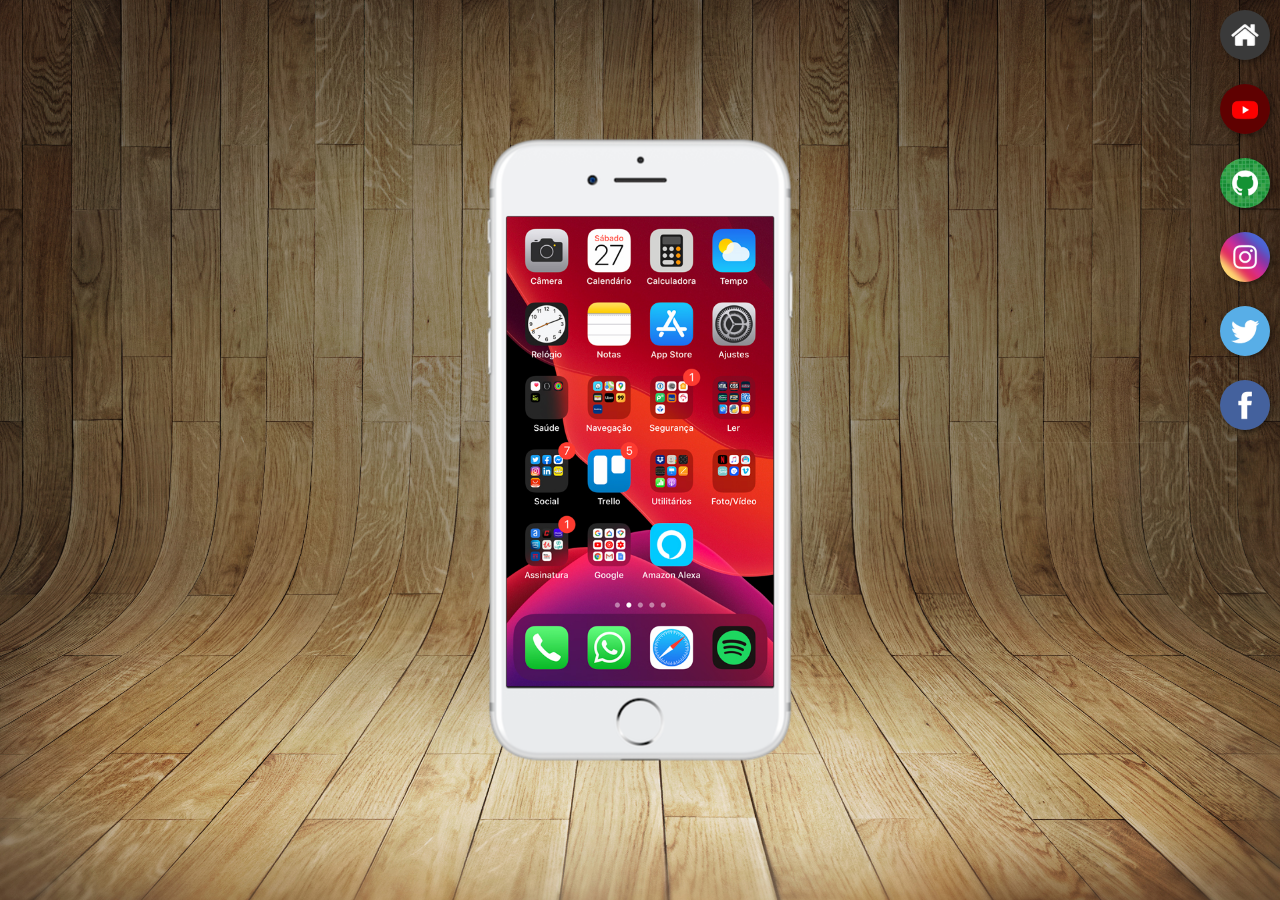
<file: index.html>
<!DOCTYPE html>
<html lang="pt-br">
<head>
    <meta charset="UTF-8">
    <meta name="viewport" content="width=device-width, initial-scale=1.0">
    <title>Projeto Redes Sociais</title>
    <link rel="shortcut icon" href="favicon.ico" type="image/x-icon">
    <link rel="stylesheet" href="estilos/style.css">
</head>
<body>
    <main>
        <section id="telefone">
            <iframe src="home.html" name="tela" id="tela" frameborder="0">
                Seu Navegador não é Compatível
            </iframe>
        </section>

        <section id="redes-sociais">
            <a href="home.html" target="tela"> <img src="imagens/logo-home.jpg" alt="Home"></a> <br>
            <a href="youtube.html" target="tela"> <img src="imagens/logo-youtube.jpg" alt="Youtube"></a> <br>
            <a href="github.html" target="tela"> <img src="imagens/logo-github.jpg" alt="GitHub"></a> <br>
            <a href="instagram.html" target="tela"> <img src="imagens/logo-instagram.jpg" alt="Instagram"></a> <br>
            <a href="twitter.html" target="tela"> <img src="imagens/logo-twitter.jpg" alt="Twitter"></a> <br>
            <a href="facebook.html" target="tela"> <img src="imagens/logo-facebook.jpg" alt="Facebook"></a>
        </section>
    </main>
</body>
</html>
</file>
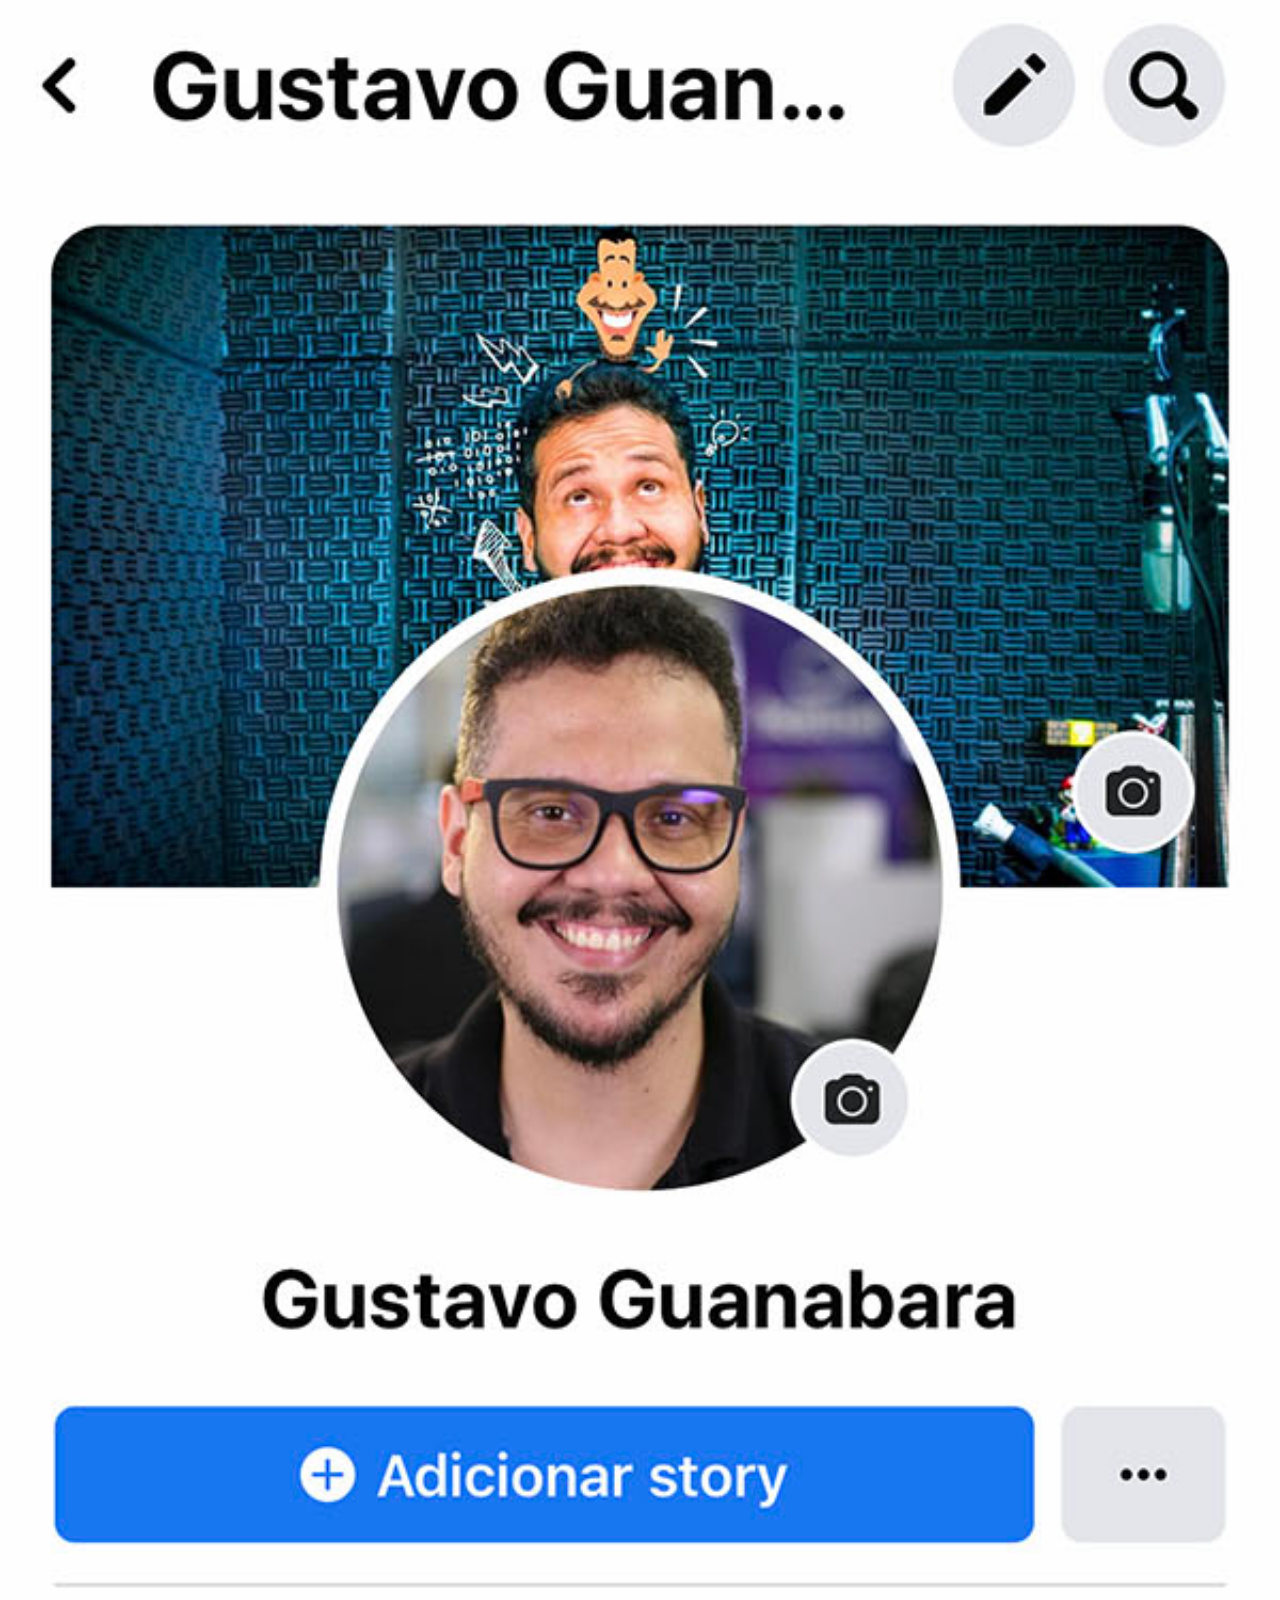
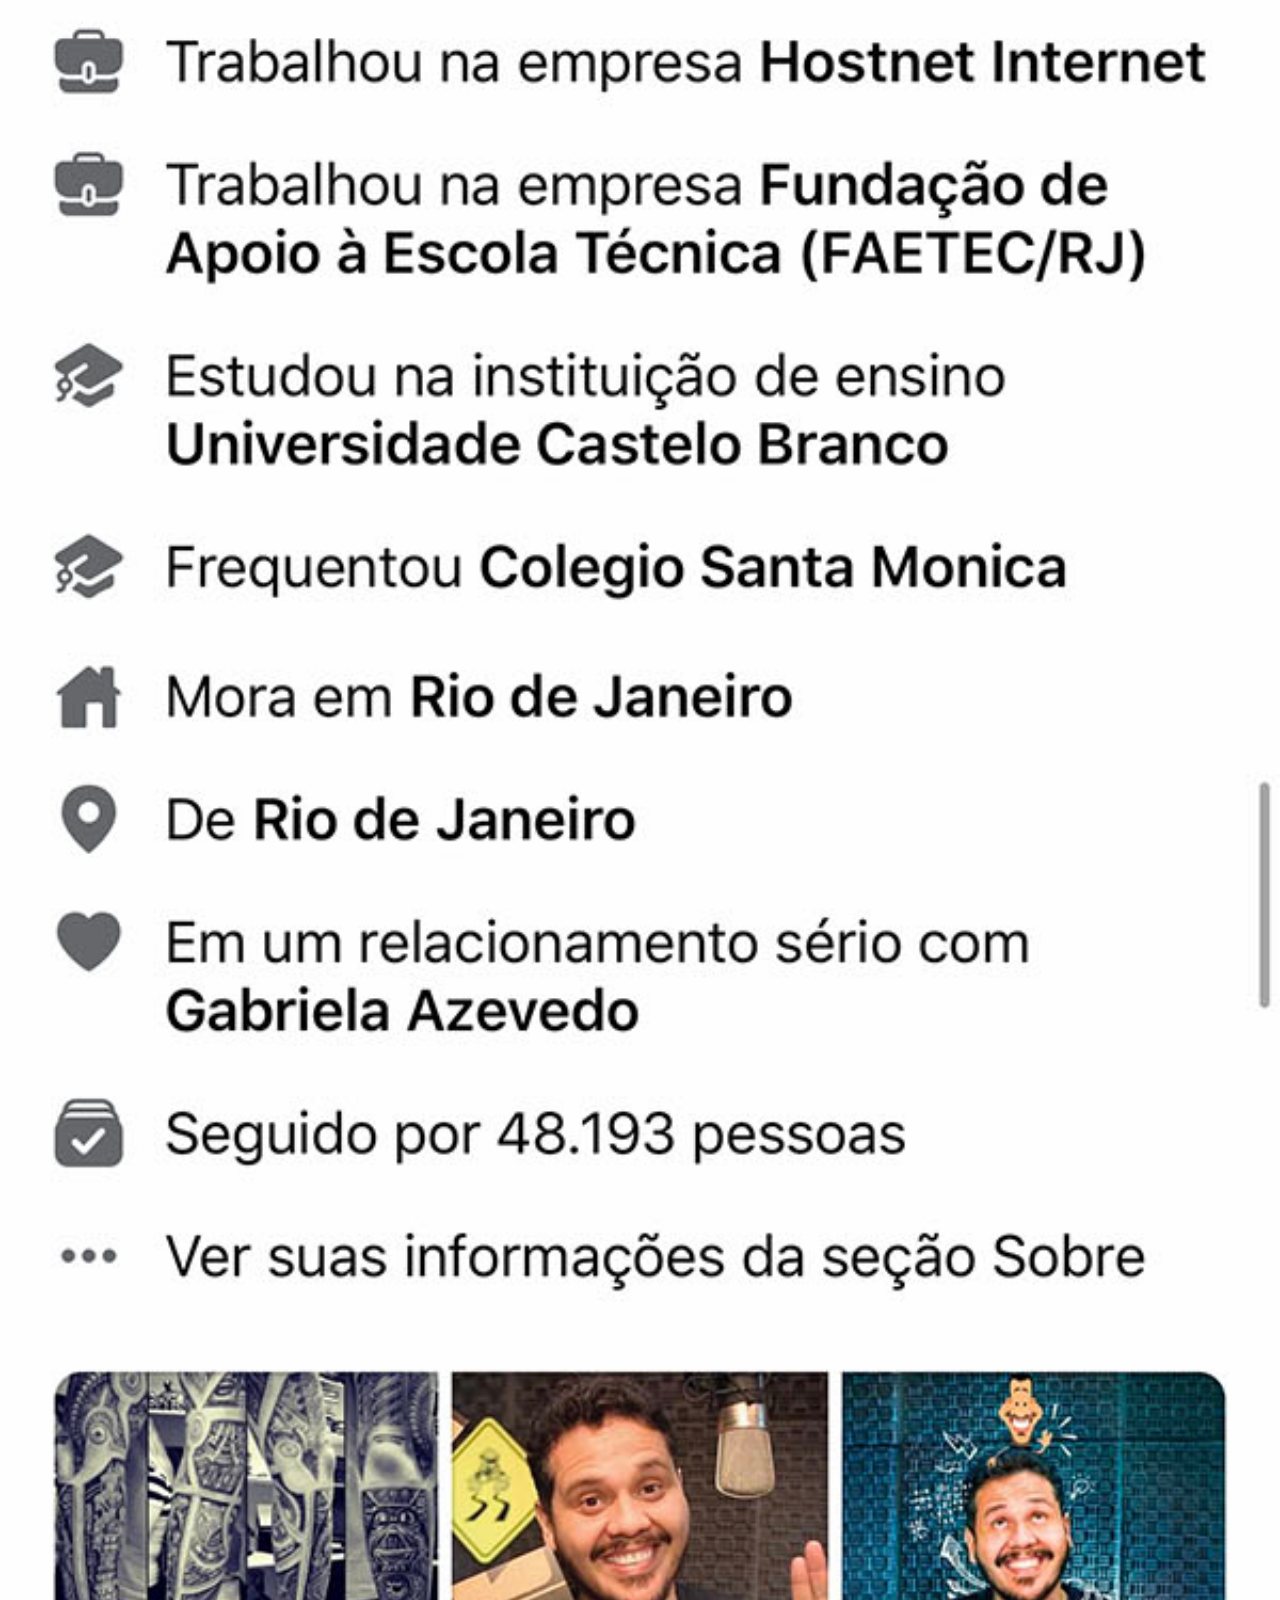
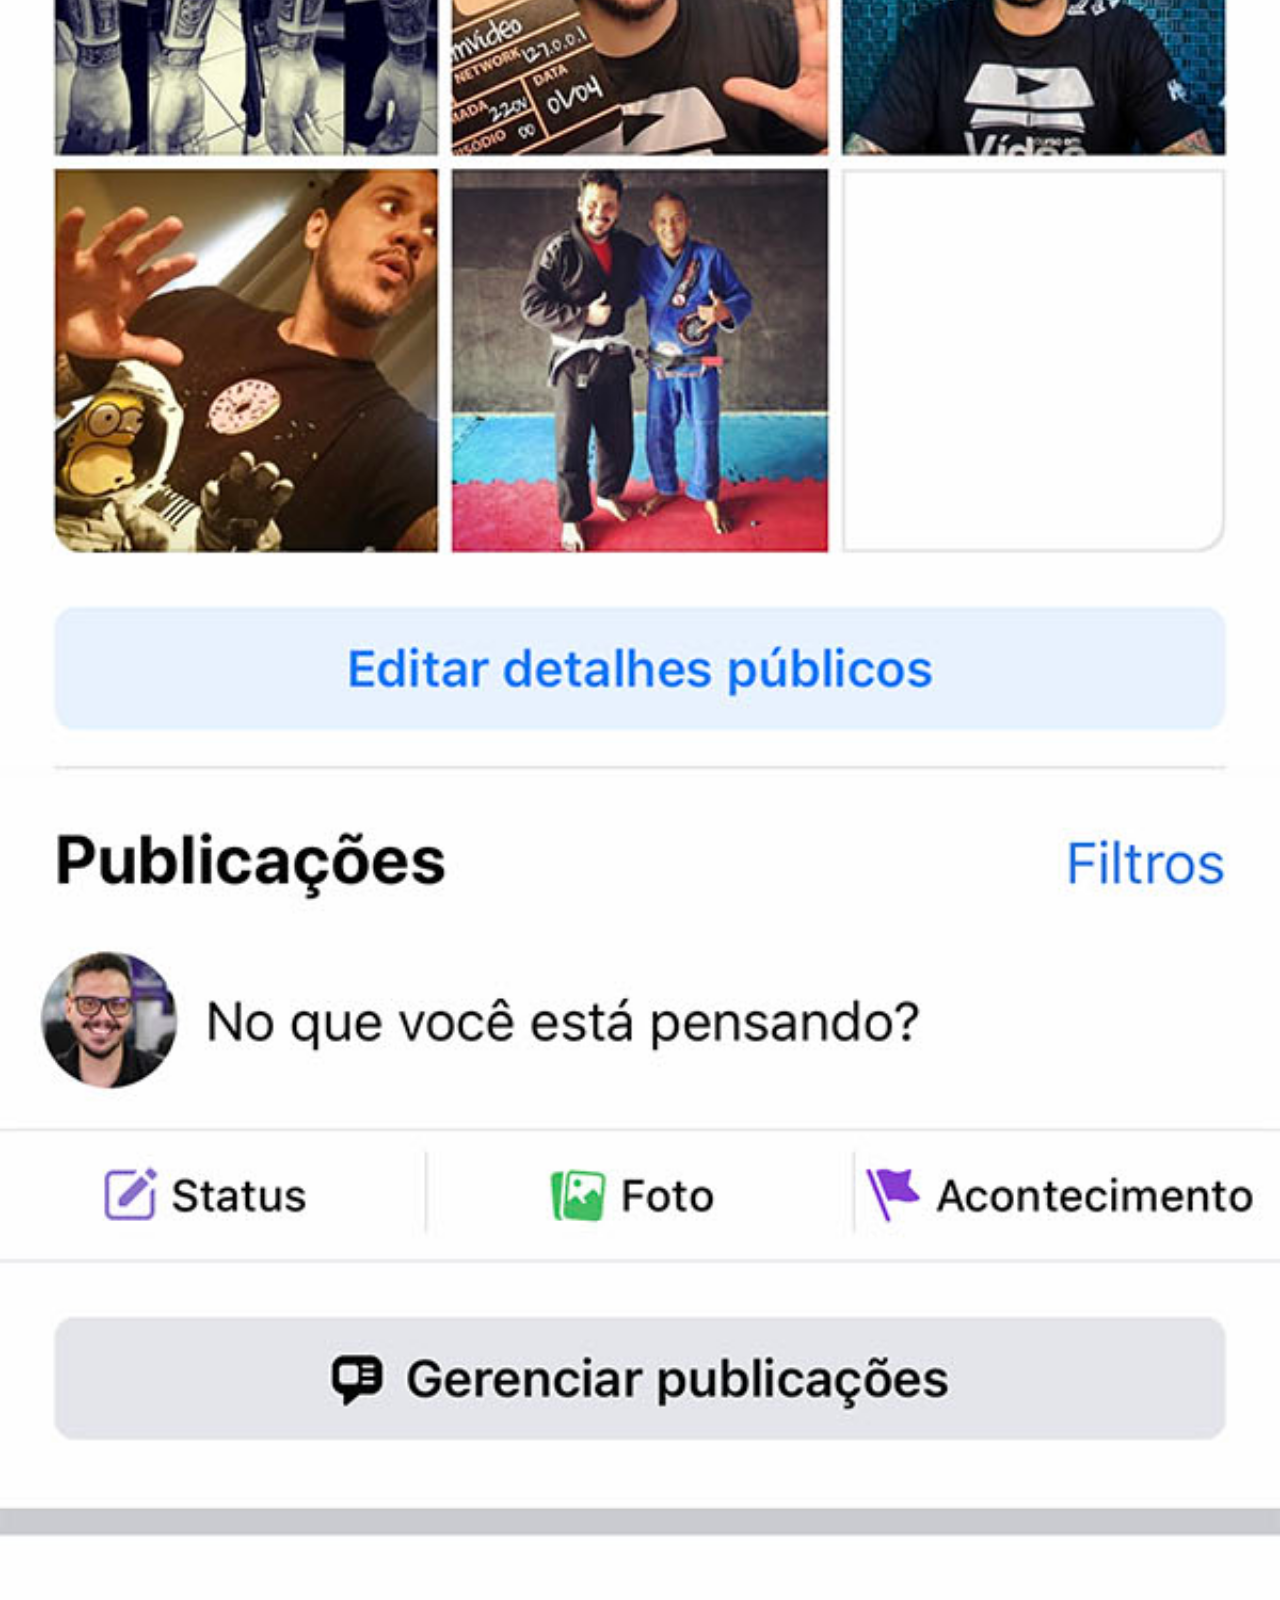
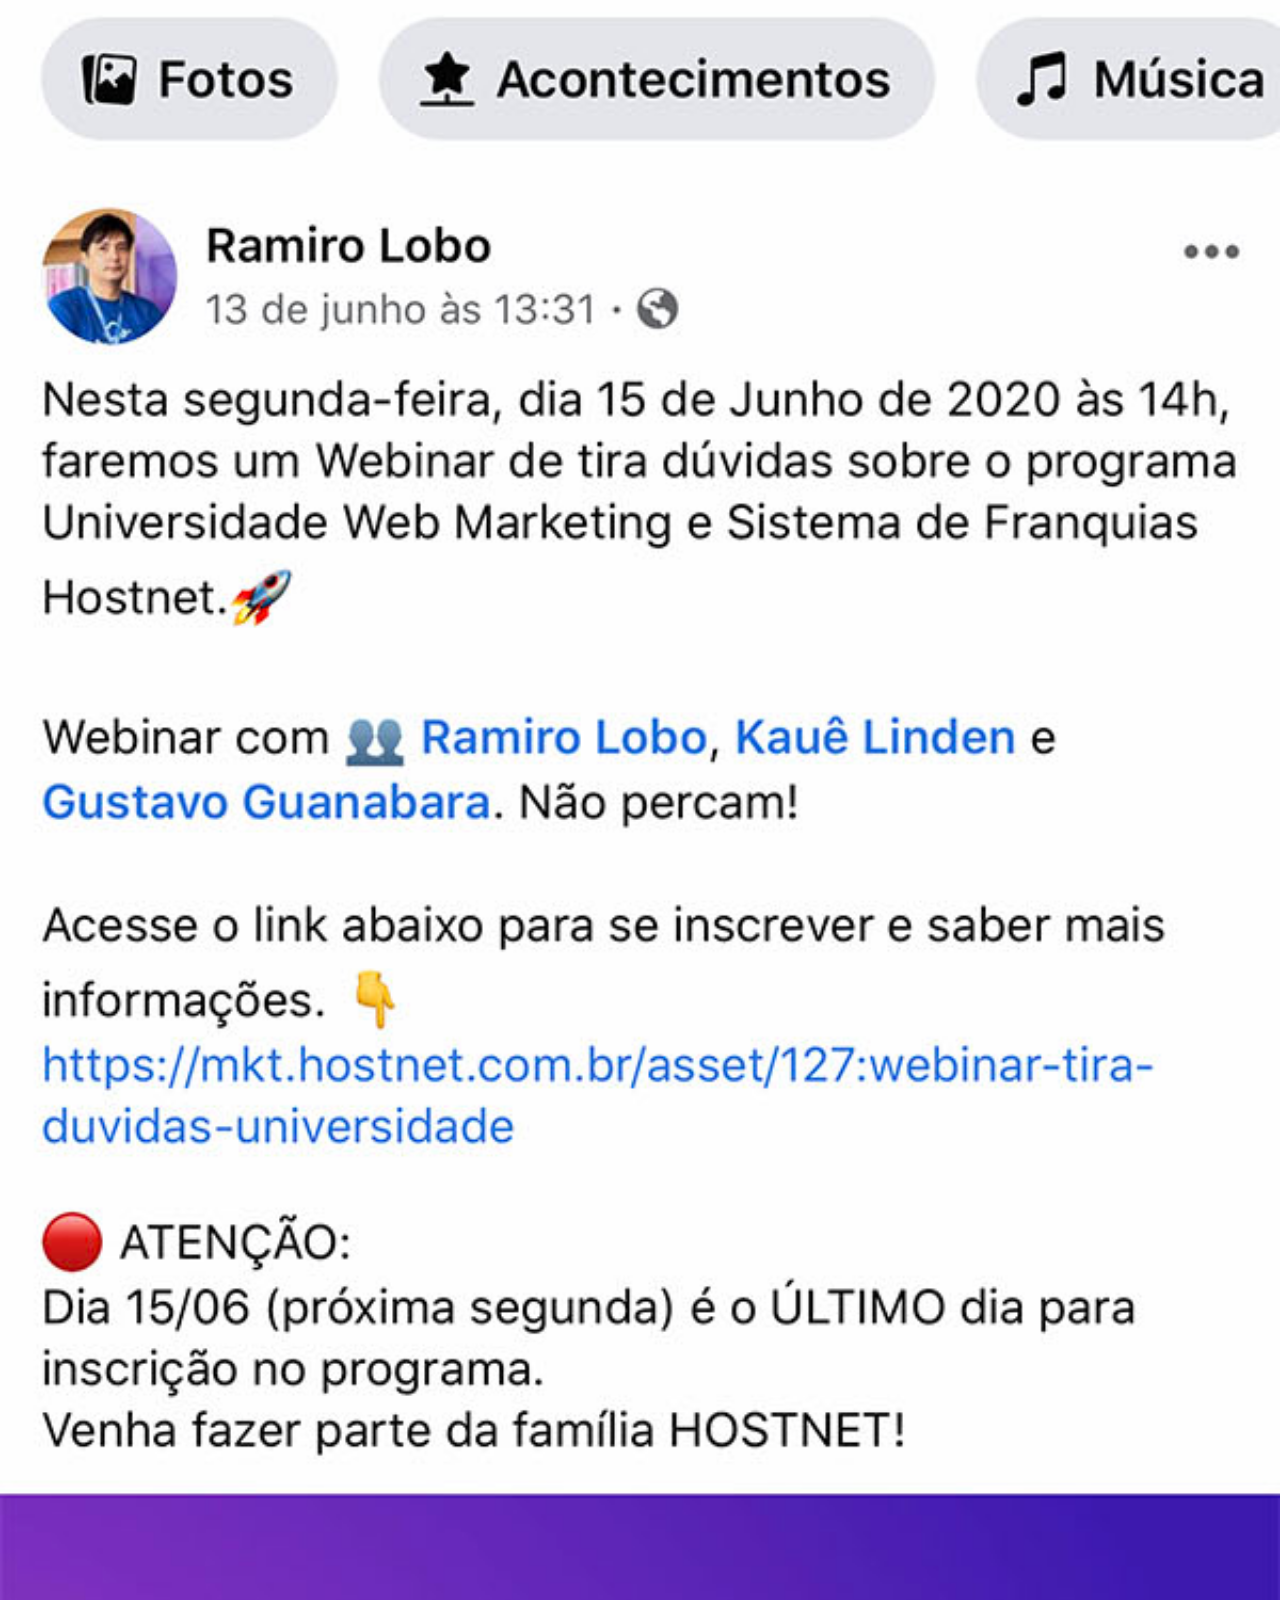
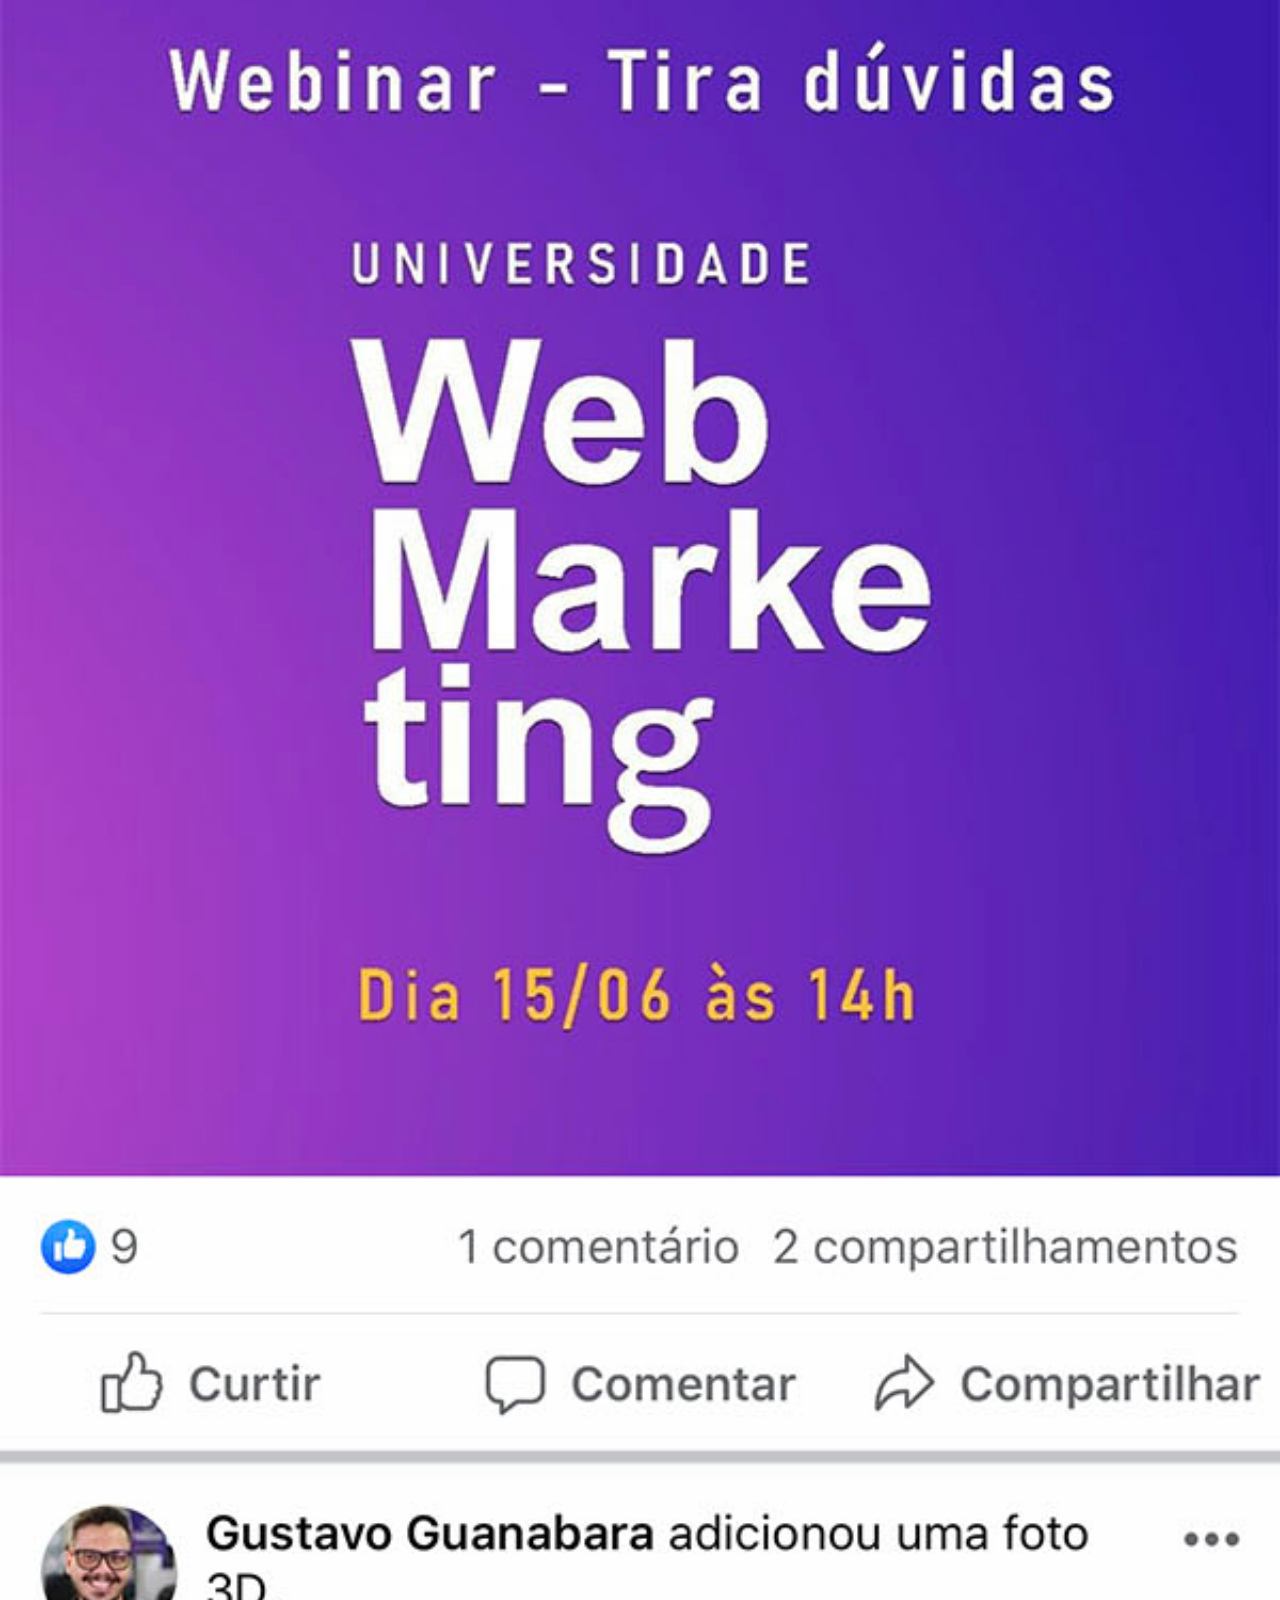
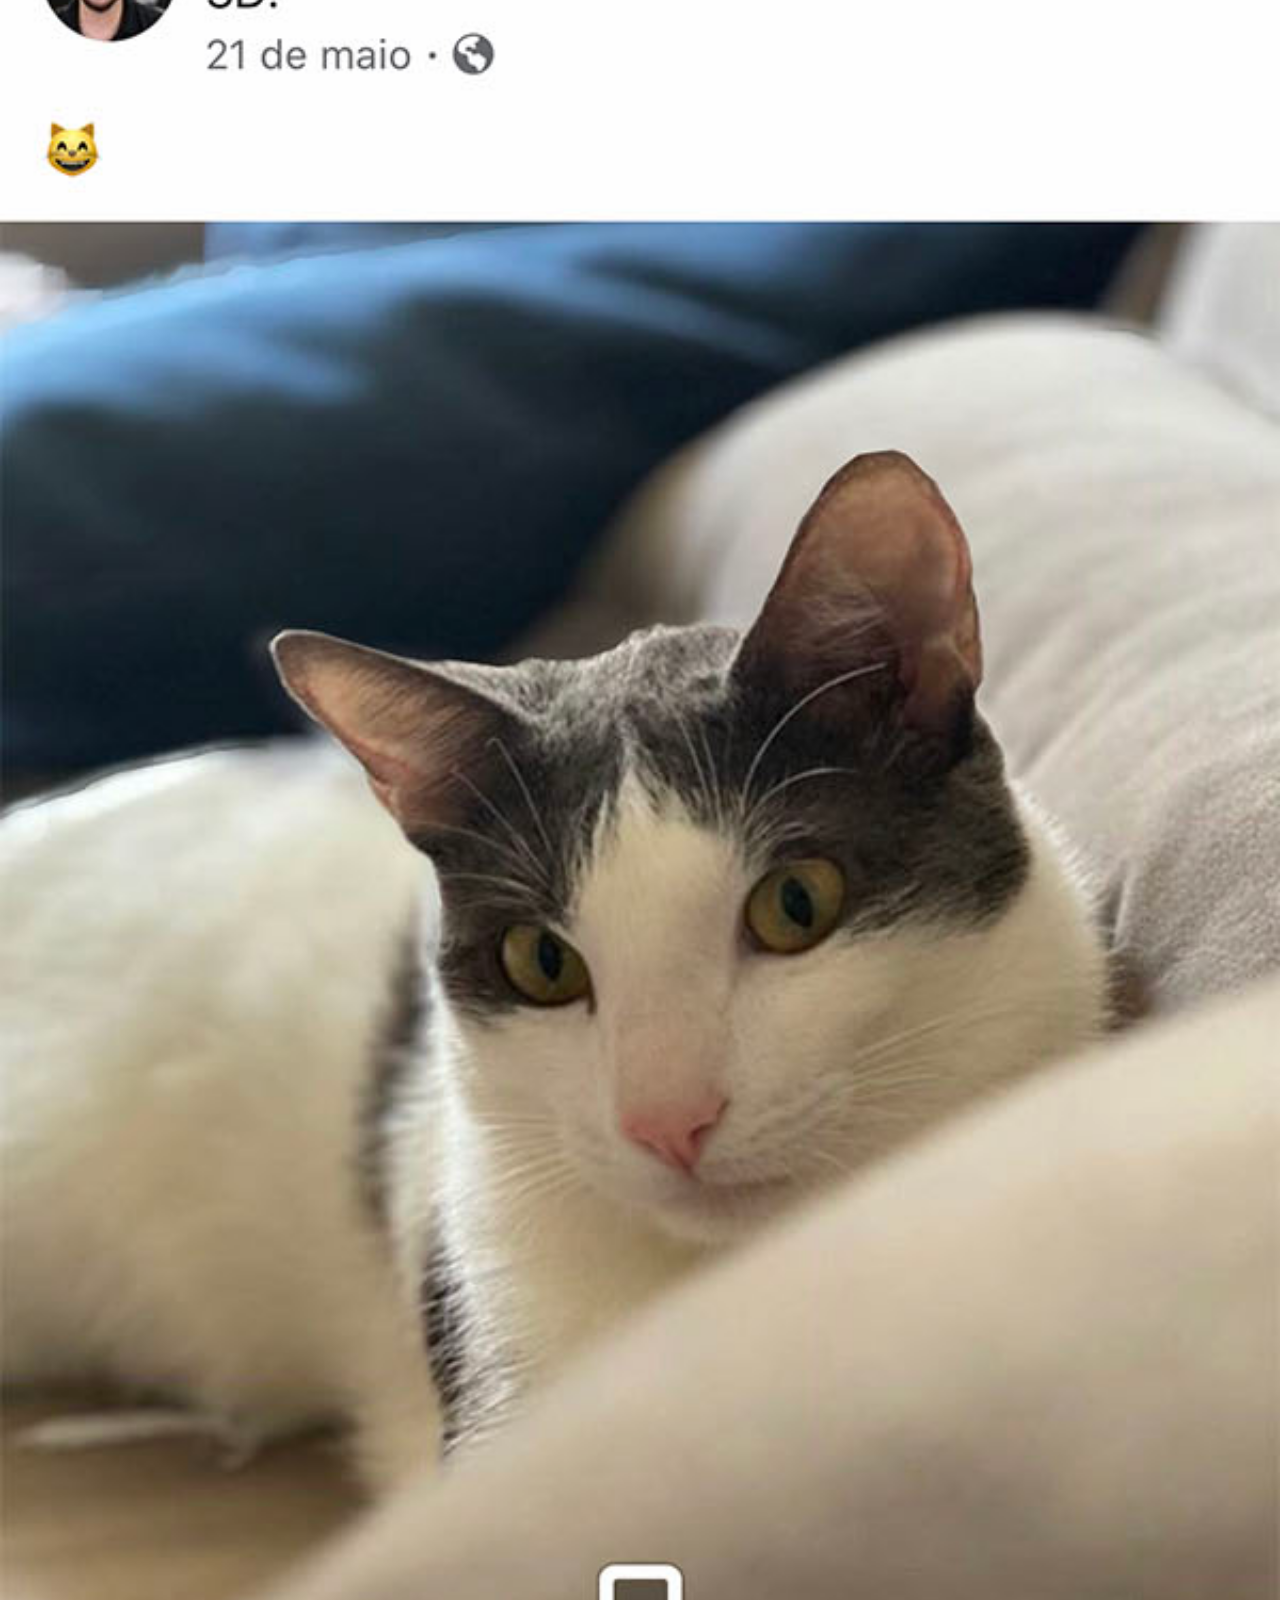
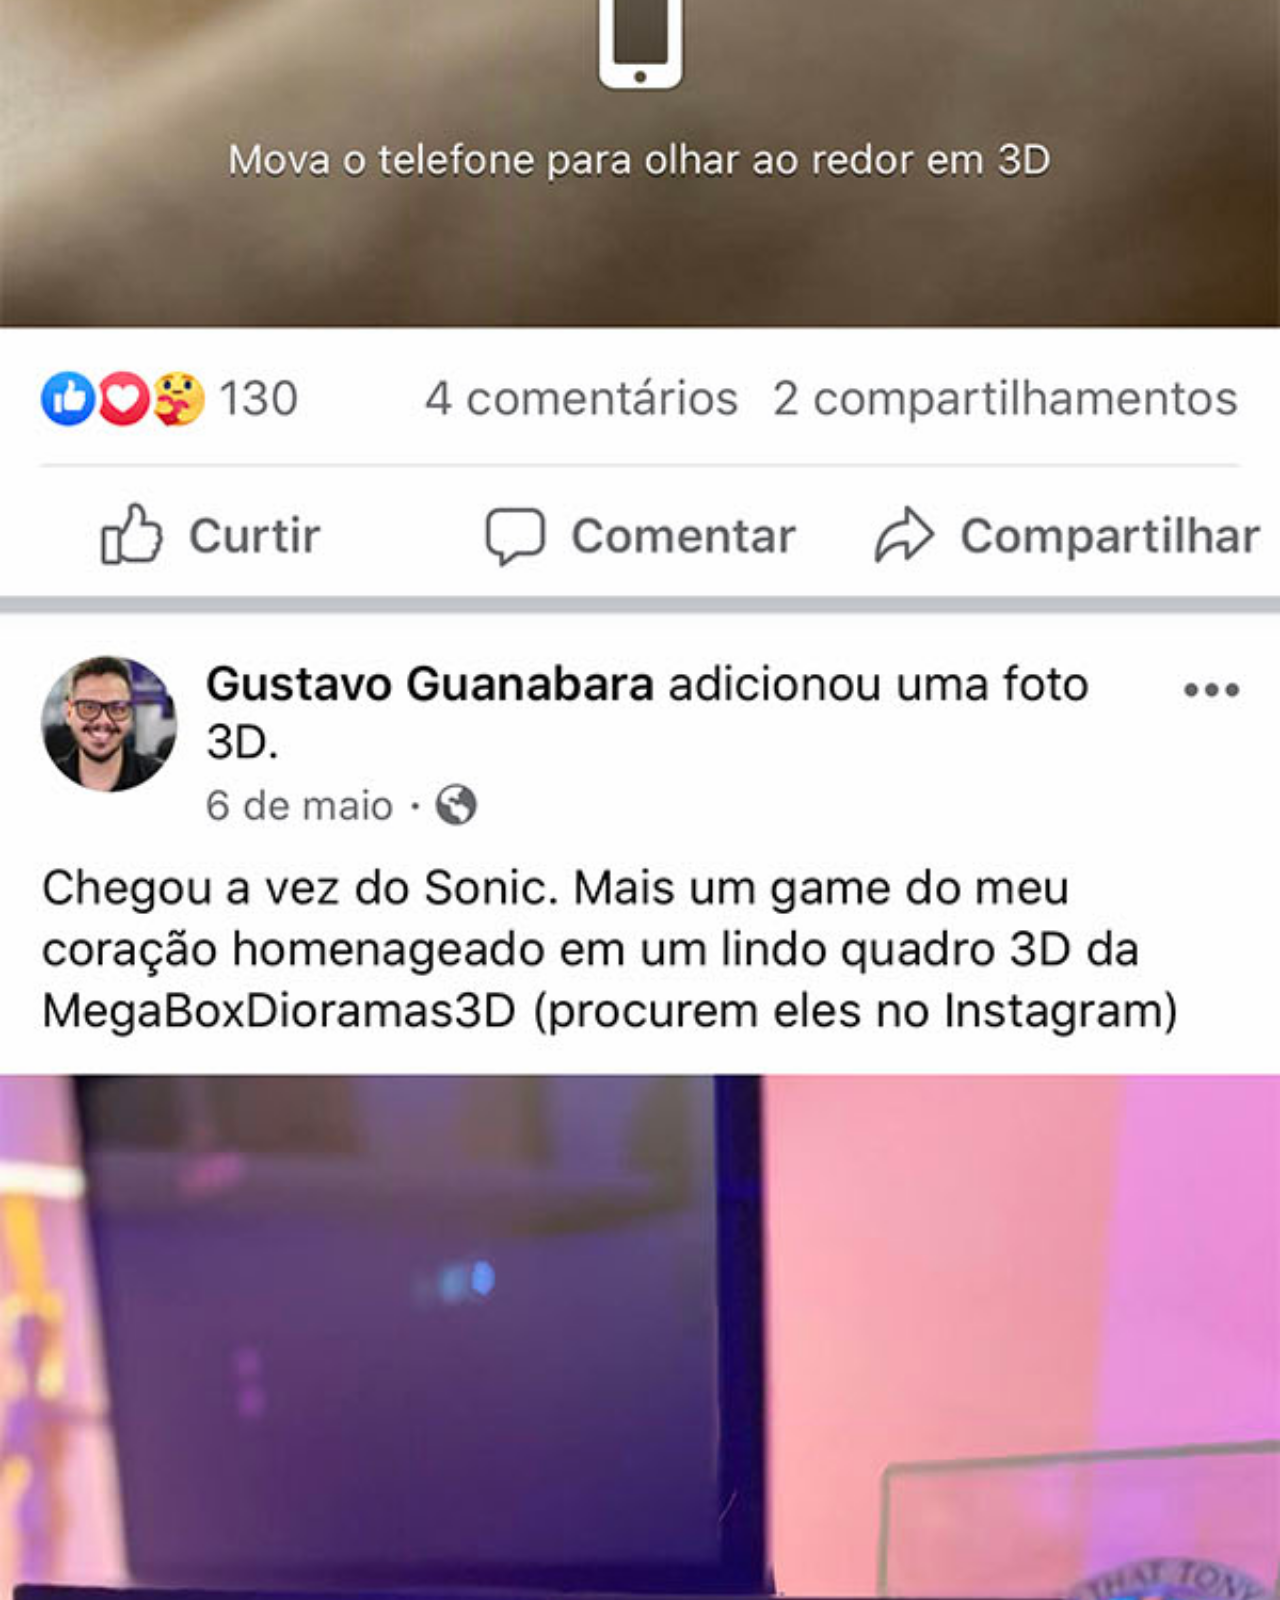
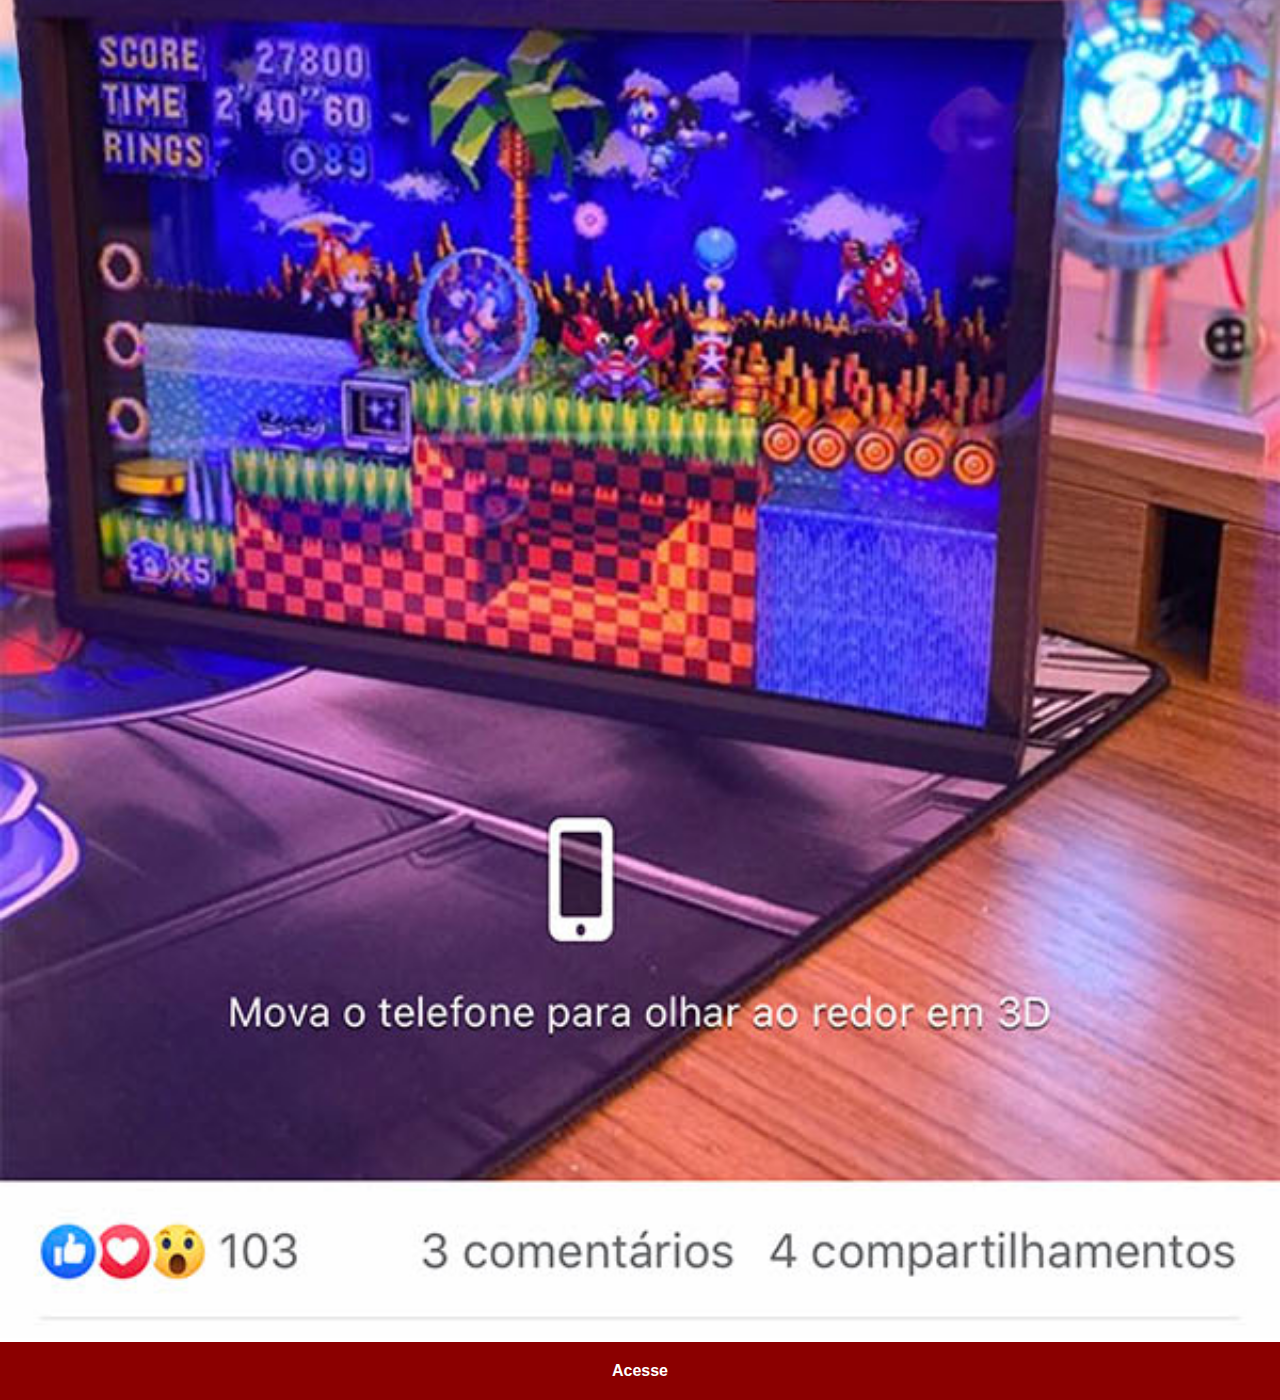
<file: facebook.html>
<!DOCTYPE html>
<html lang="pt-br">
<head>
    <meta charset="UTF-8">
    <meta name="viewport" content="width=device-width, initial-scale=1.0">
    <title>Facebook</title>
    <link rel="stylesheet" href="estilos/social.css">
</head>
<body>
    <img src="imagens/tela-facebook.jpg" alt="Facebook">
    <a href="https://www.facebook.com/gustavoguanabara/?locale=pt_BR" target="_blank">Acesse</a>
</body>
</html>
</file>
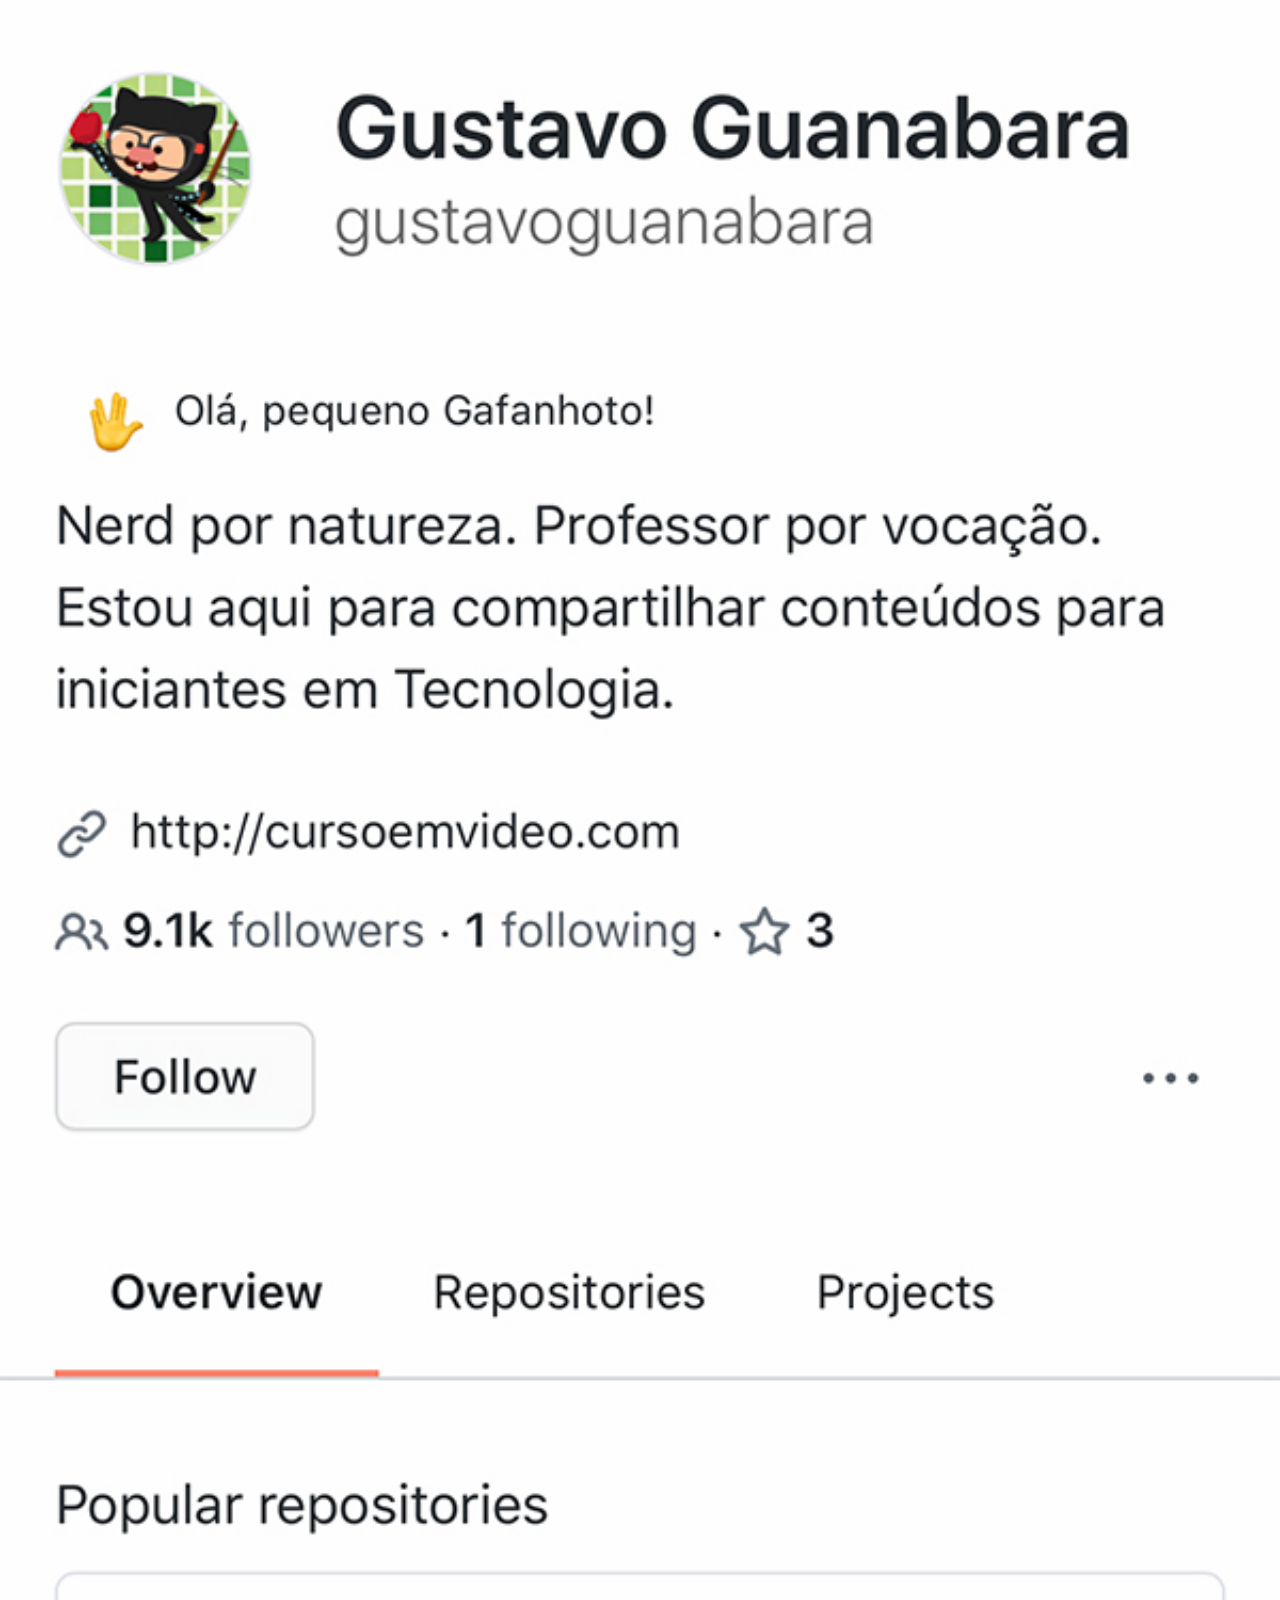
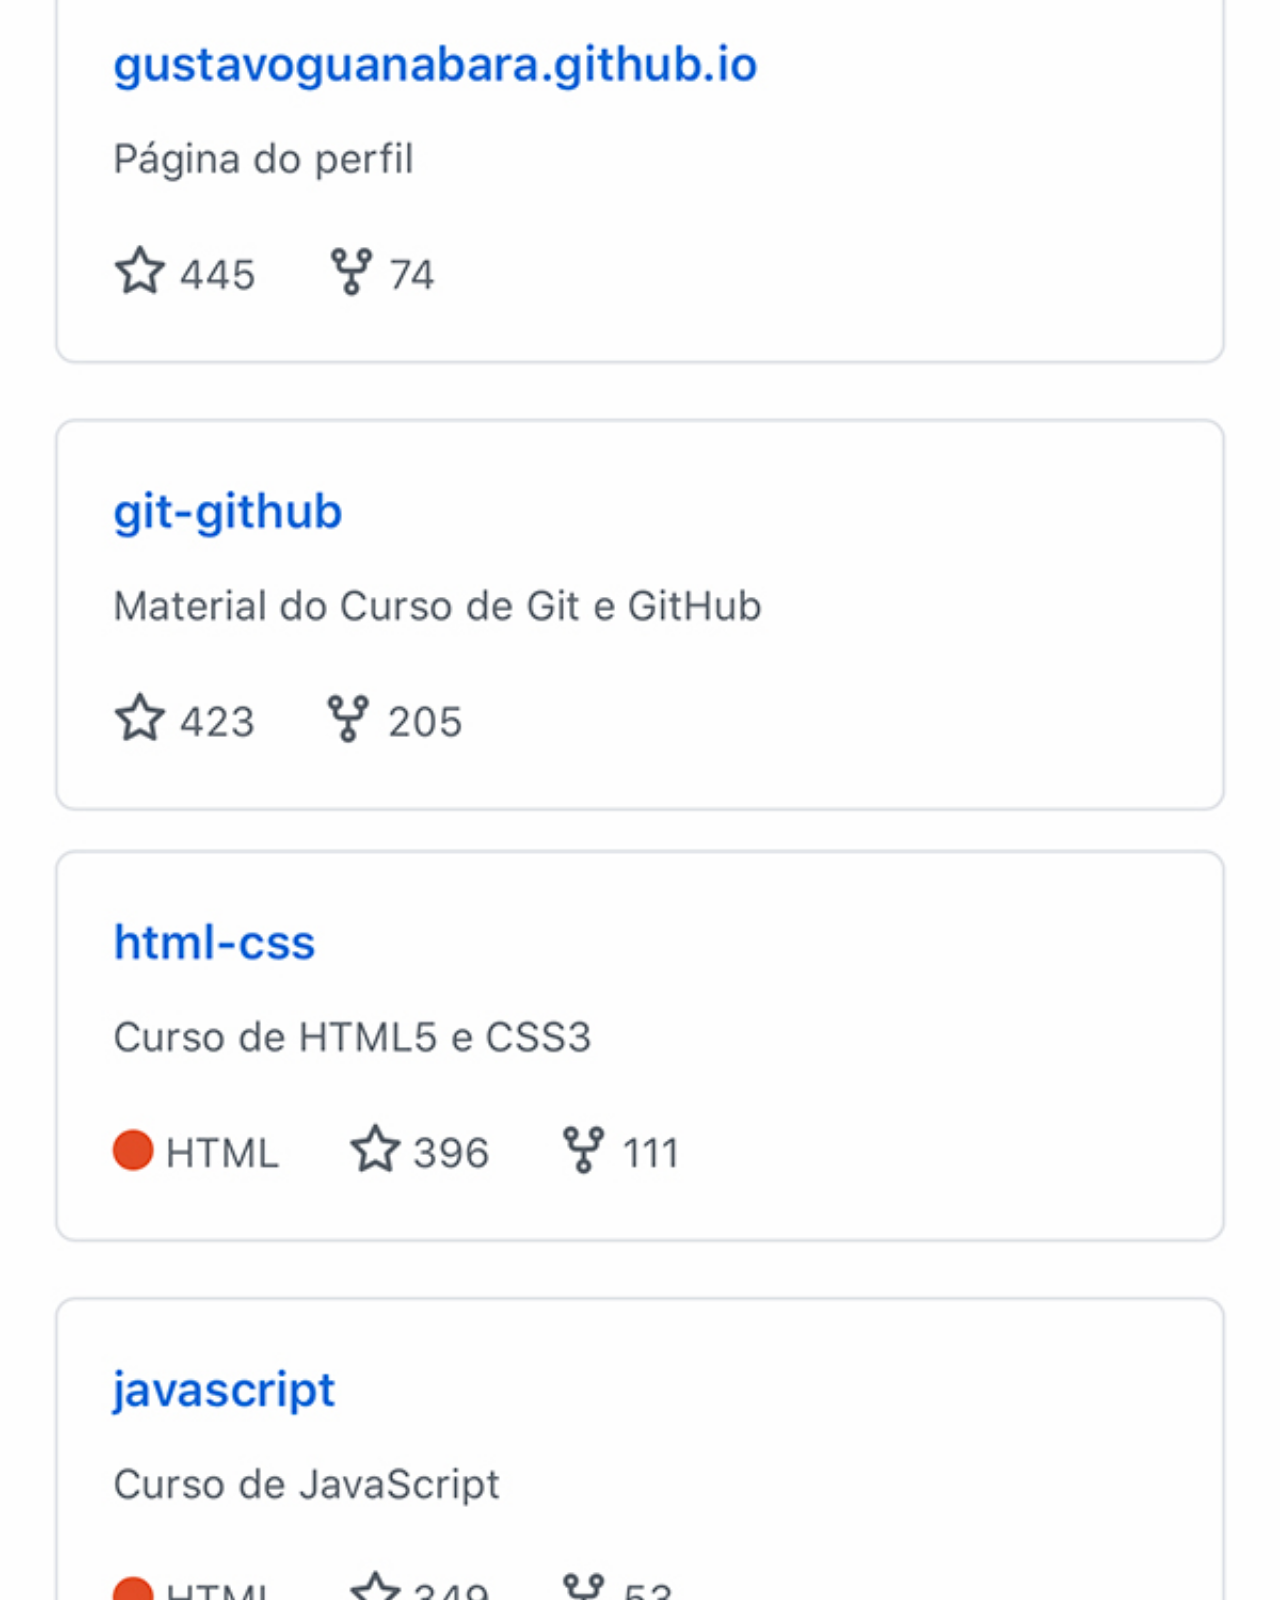
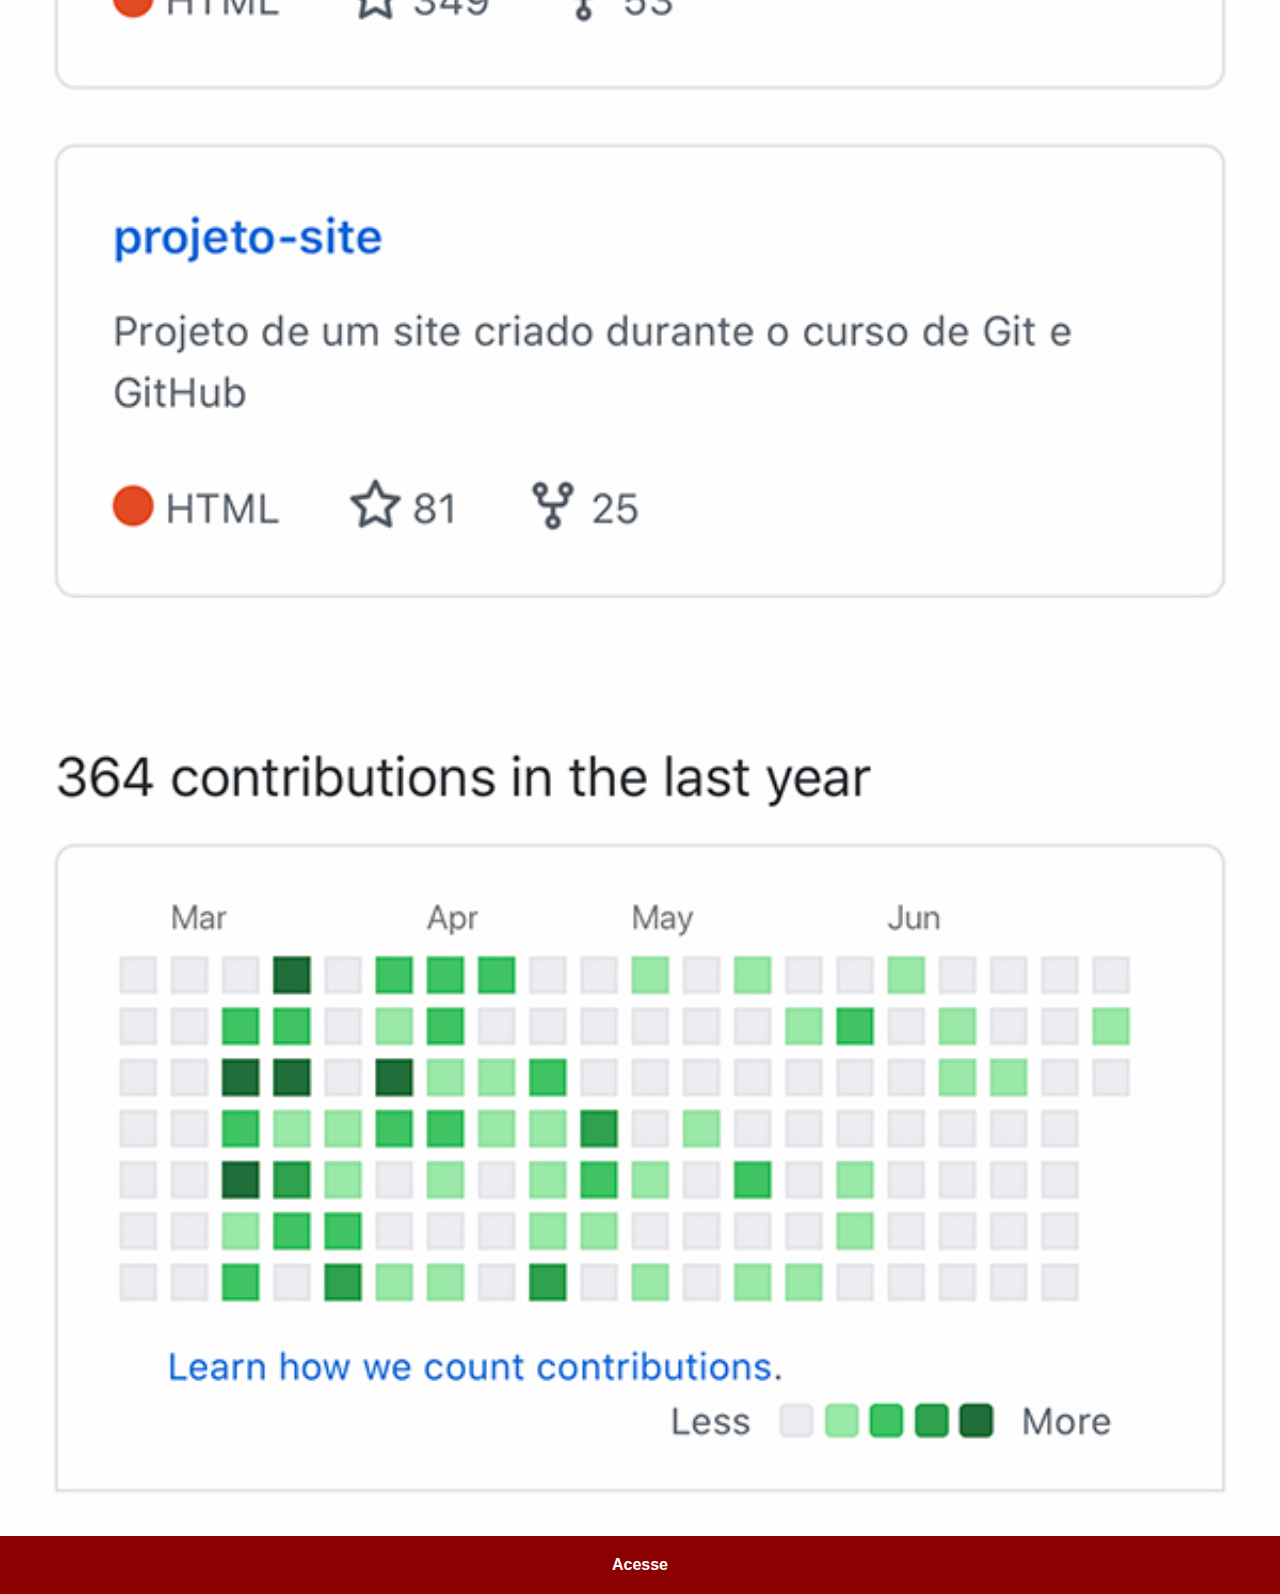
<file: github.html>
<!DOCTYPE html>
<html lang="pt-br">
<head>
    <meta charset="UTF-8">
    <meta name="viewport" content="width=device-width, initial-scale=1.0">
    <title>GitHub</title>
    <link rel="stylesheet" href="estilos/social.css">
</head>
<body>
    <img src="imagens/tela-github.jpg" alt="GitHub">
    <a href="https://github.com/gustavoguanabara" target="_blank">Acesse</a>
</body>
</html>
</file>
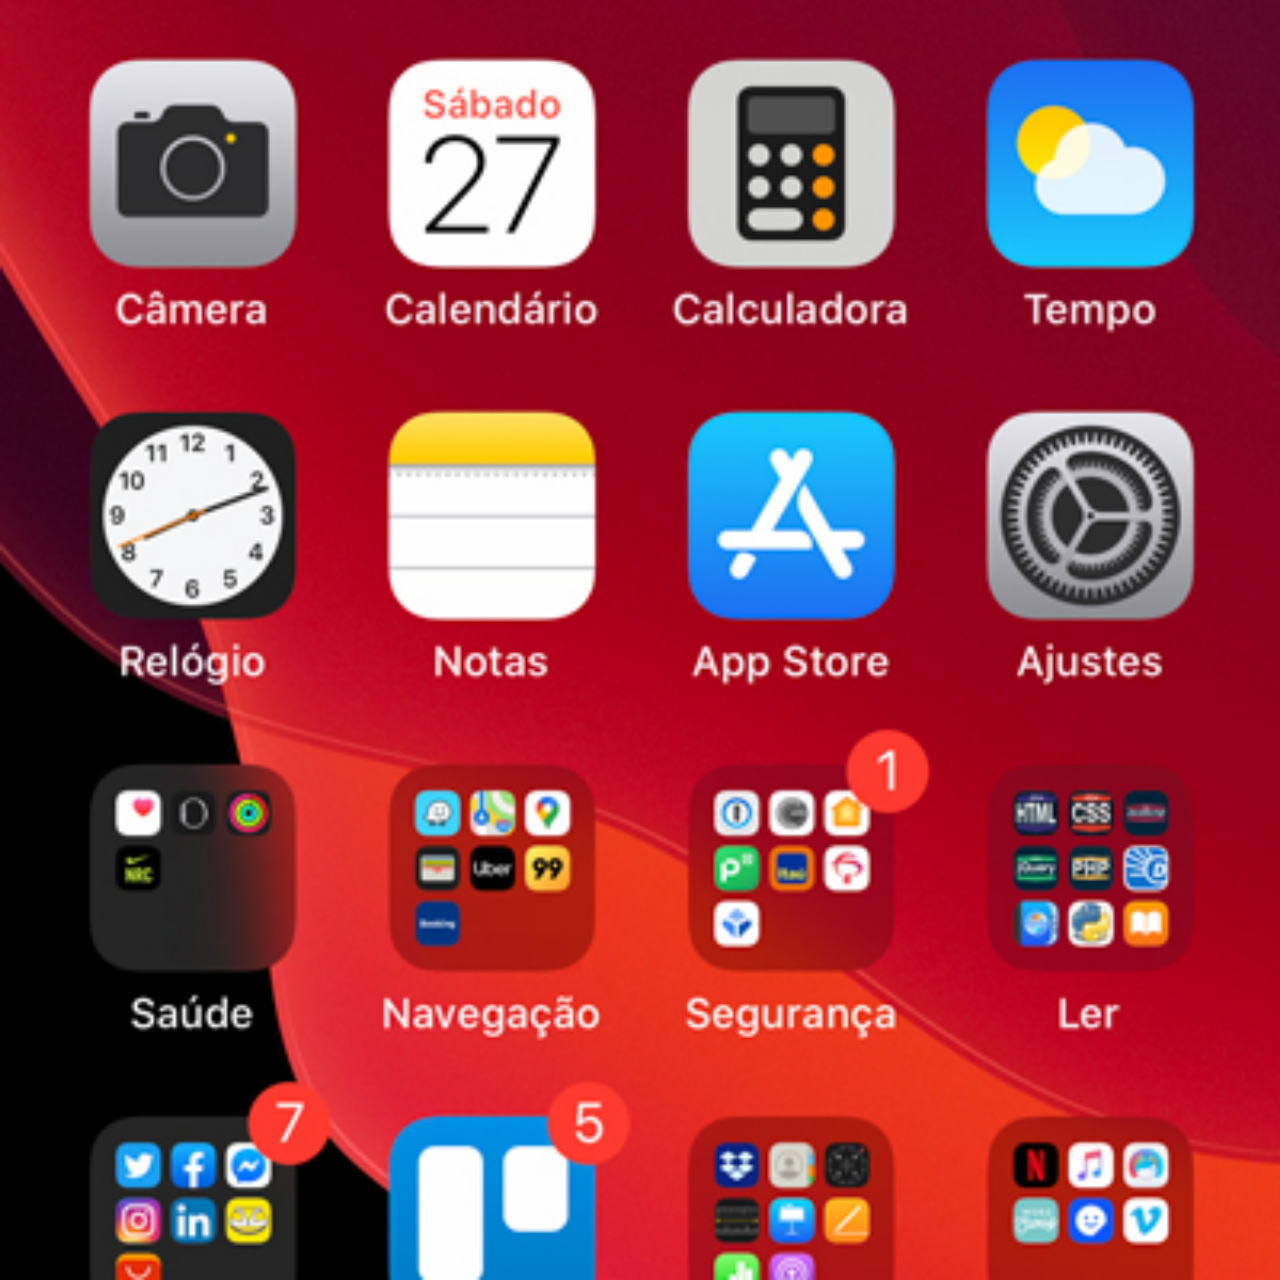
<file: home.html>
<!DOCTYPE html>
<html lang="pt-br">
<head>
    <meta charset="UTF-8">
    <meta name="viewport" content="width=device-width, initial-scale=1.0">
    <title>Home</title>
    <style>
        * {
            margin: 0px;
            padding: 0px;
        }

        body {
            width: 100vw;
            height: 100vw;
            background: black url(imagens/tela-home.jpg) no-repeat top center;
            background-size: cover;
        }
    </style>
</head>
<body>
    
</body>
</html>
</file>
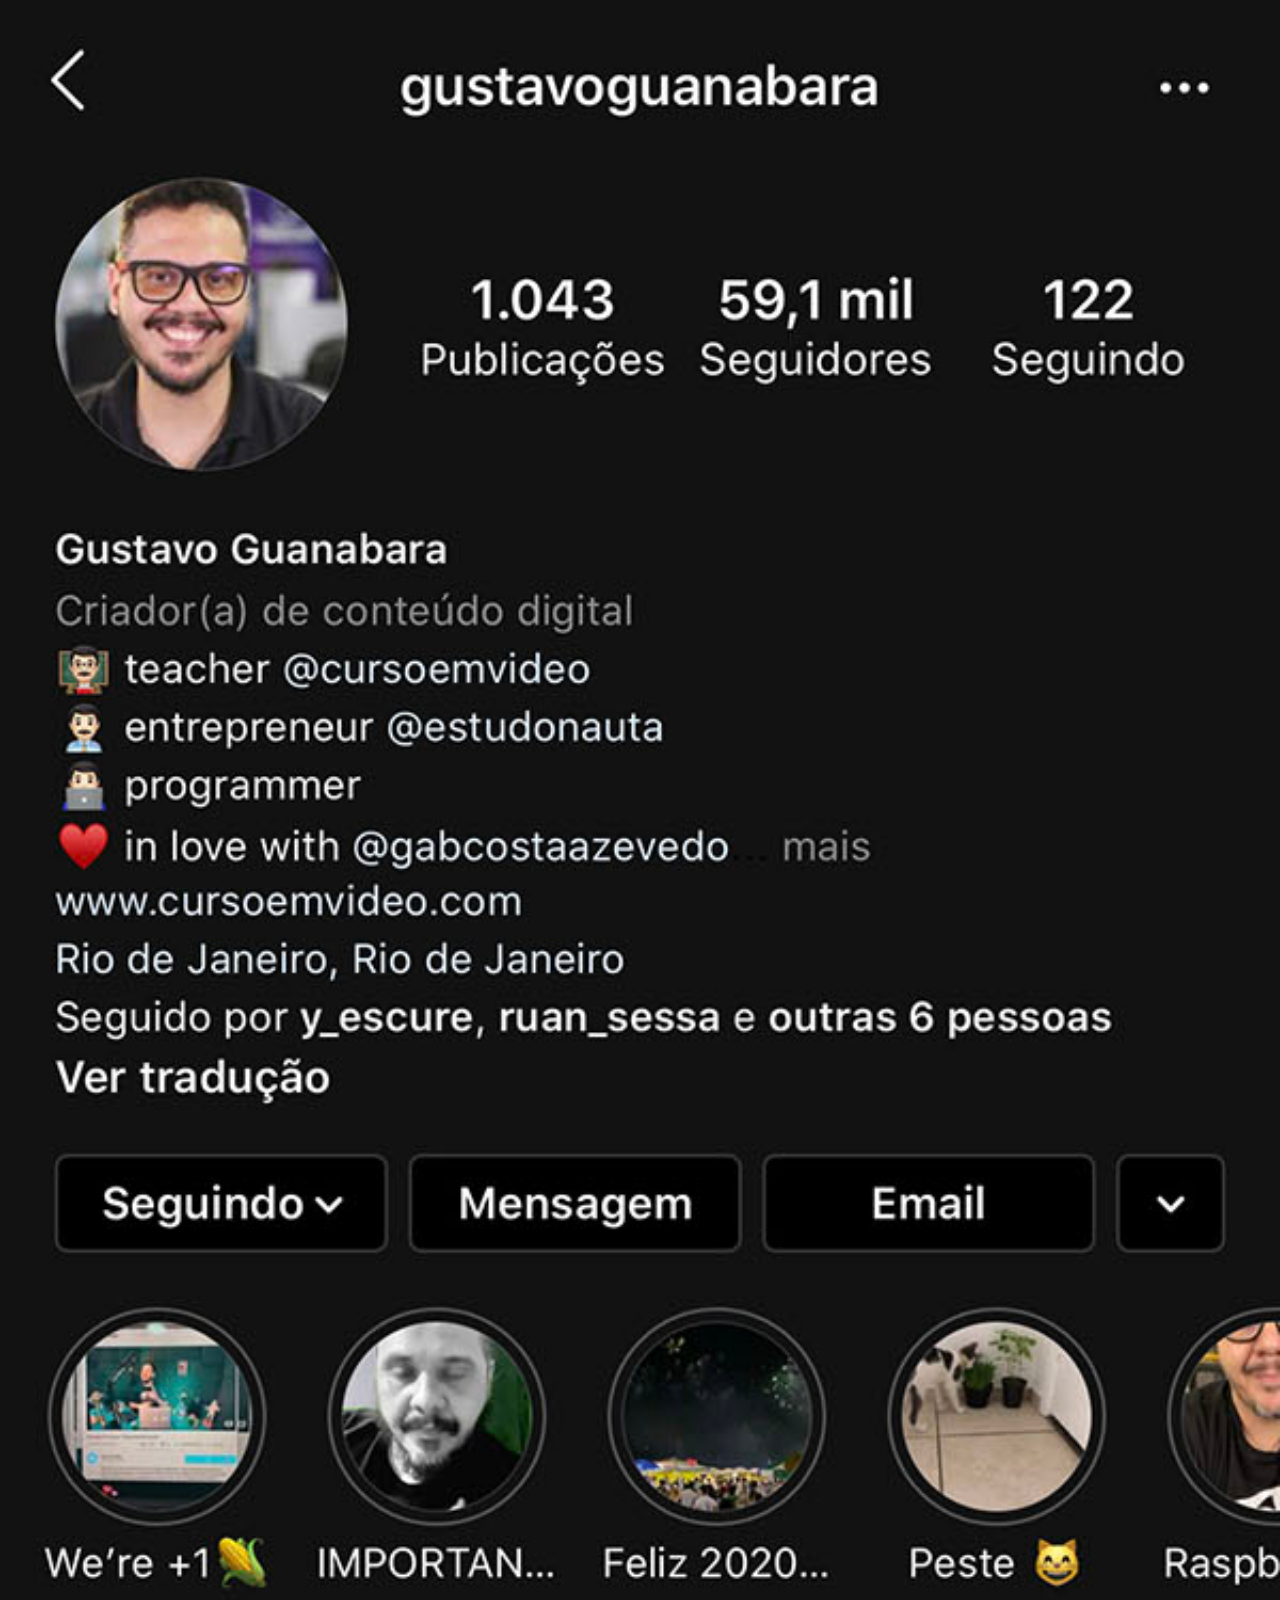
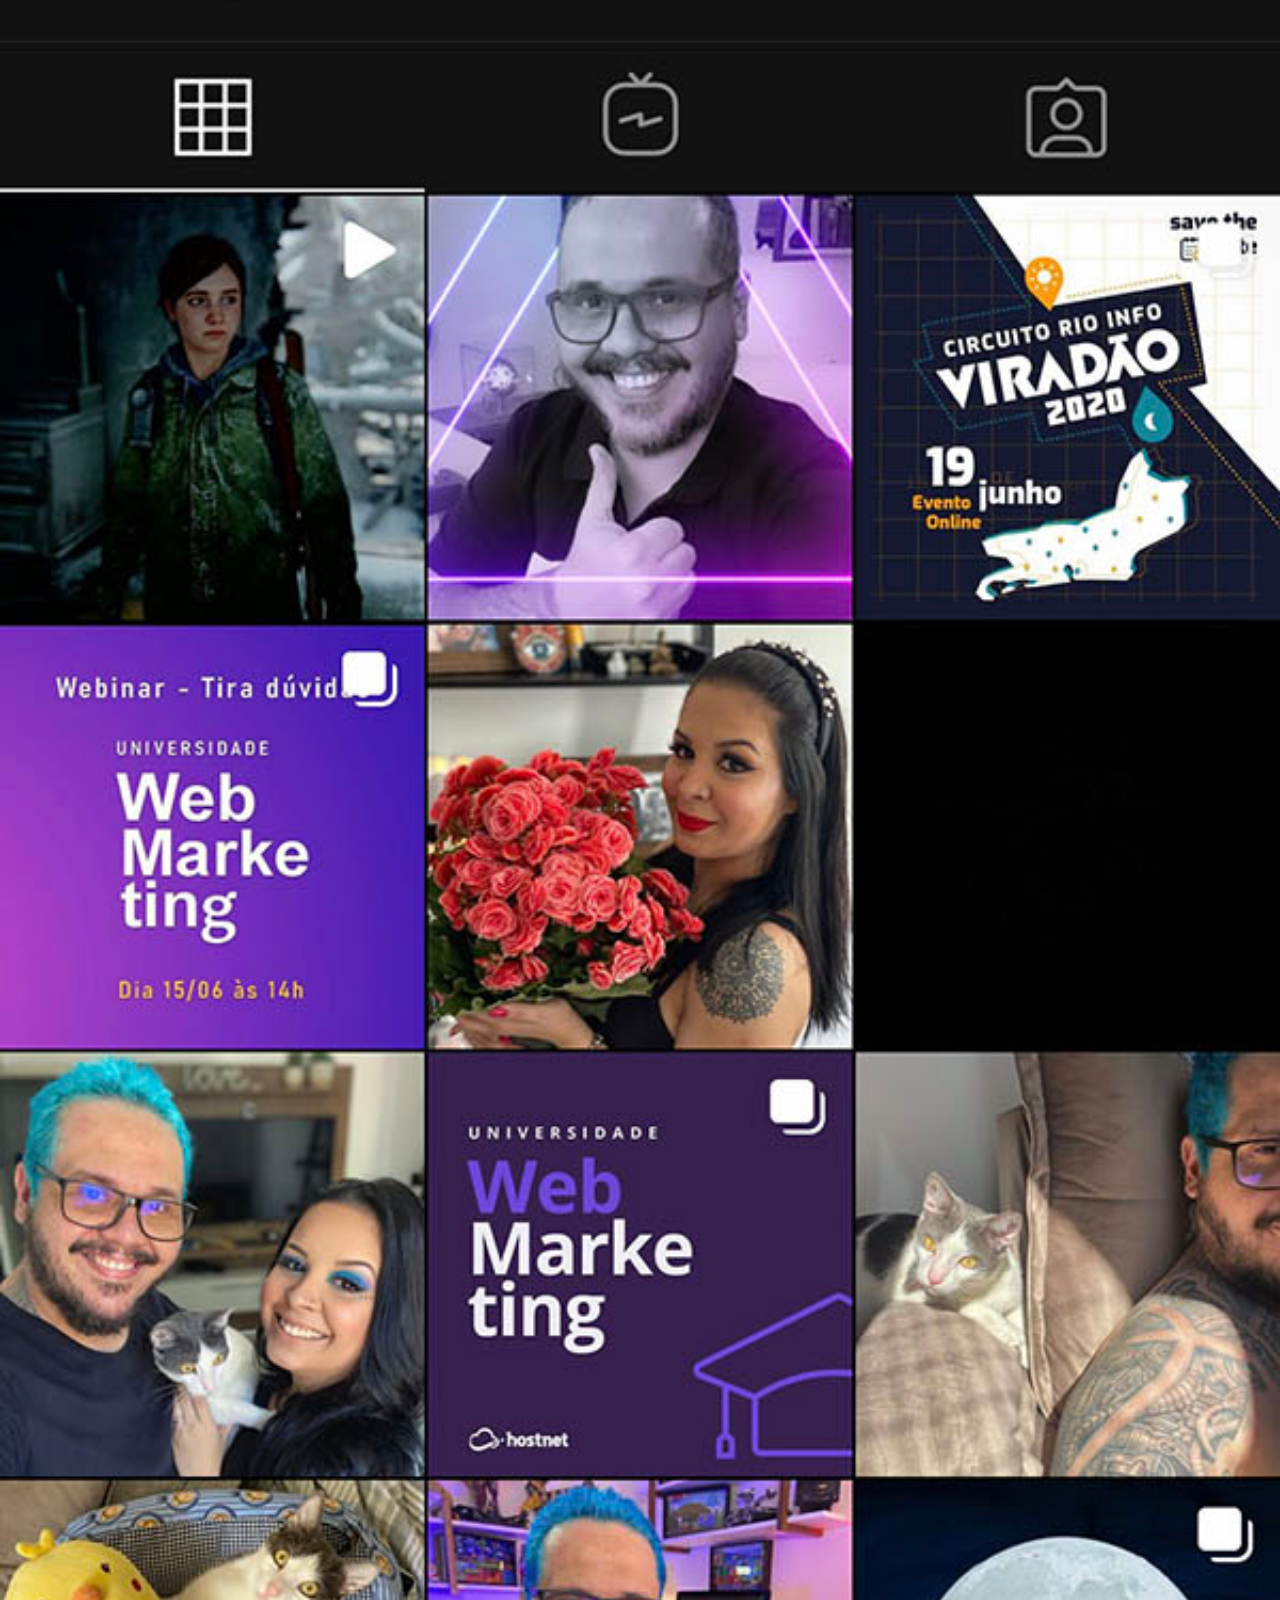
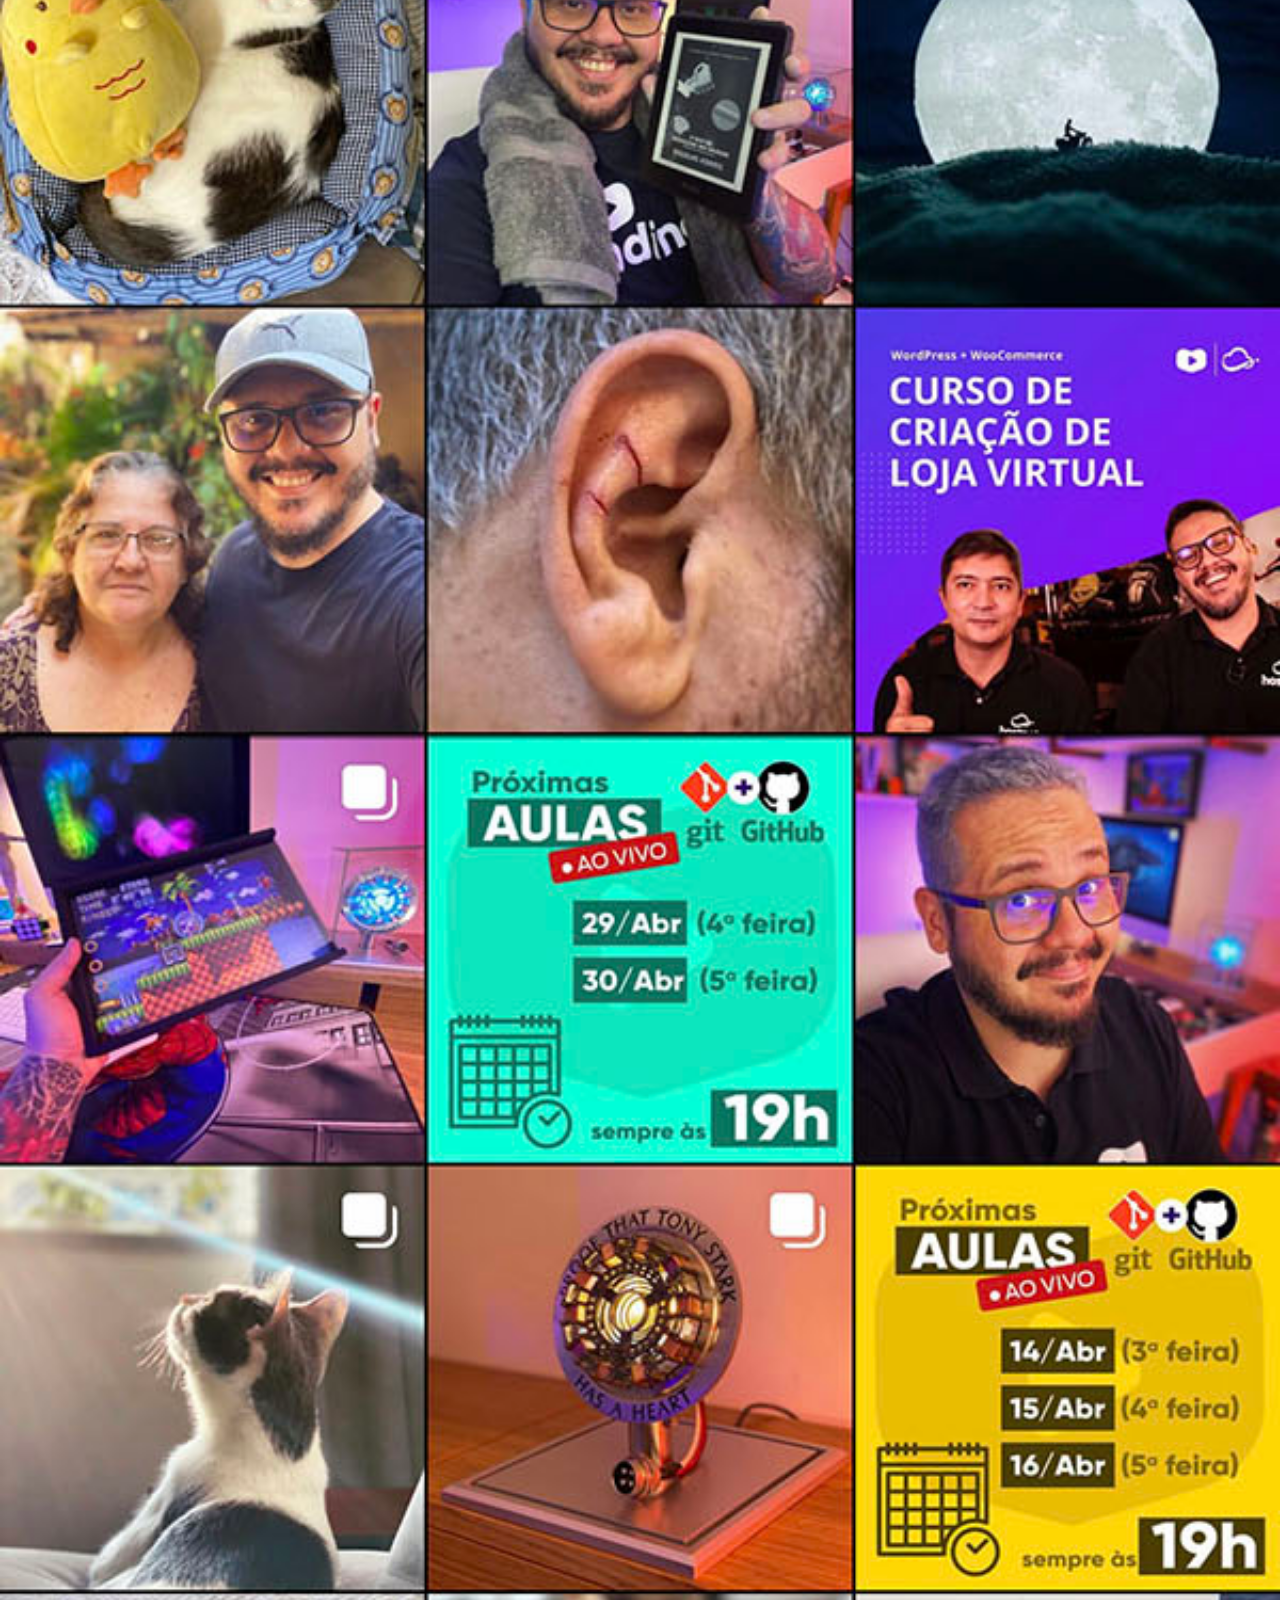
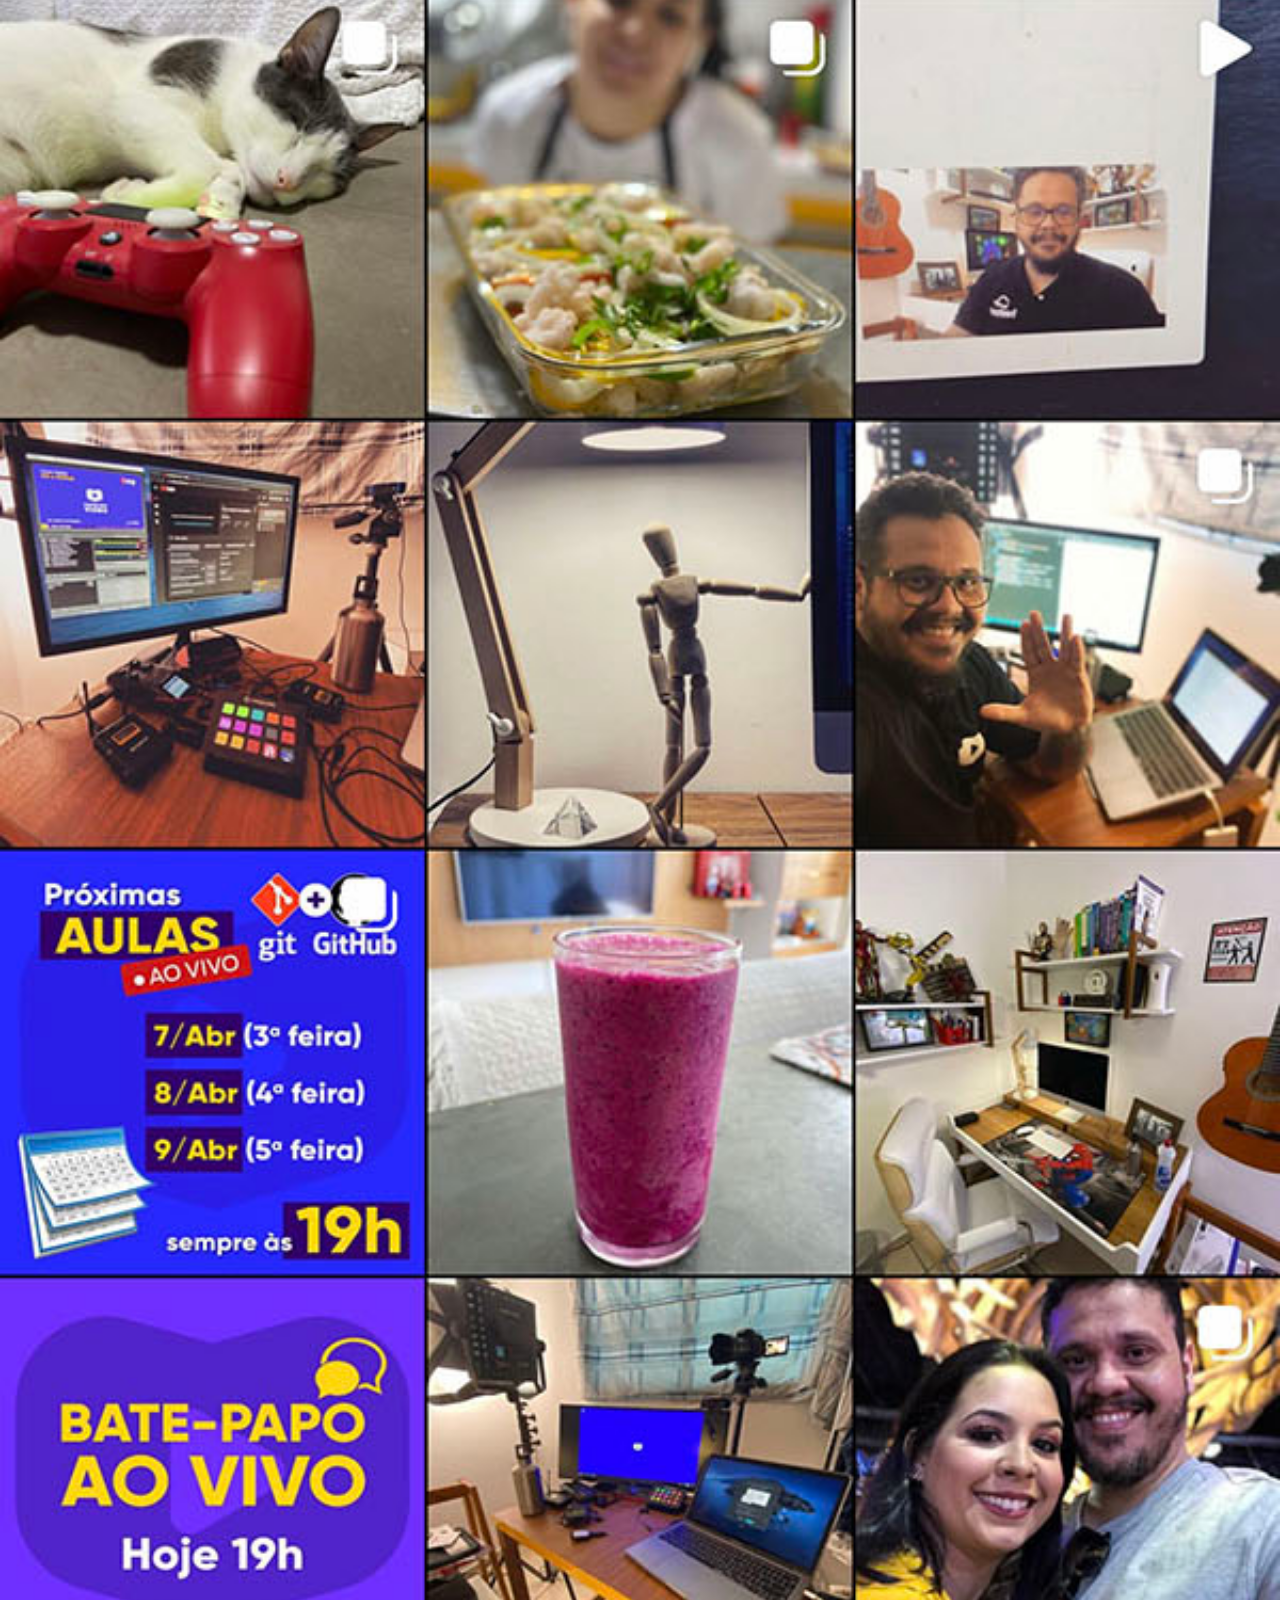
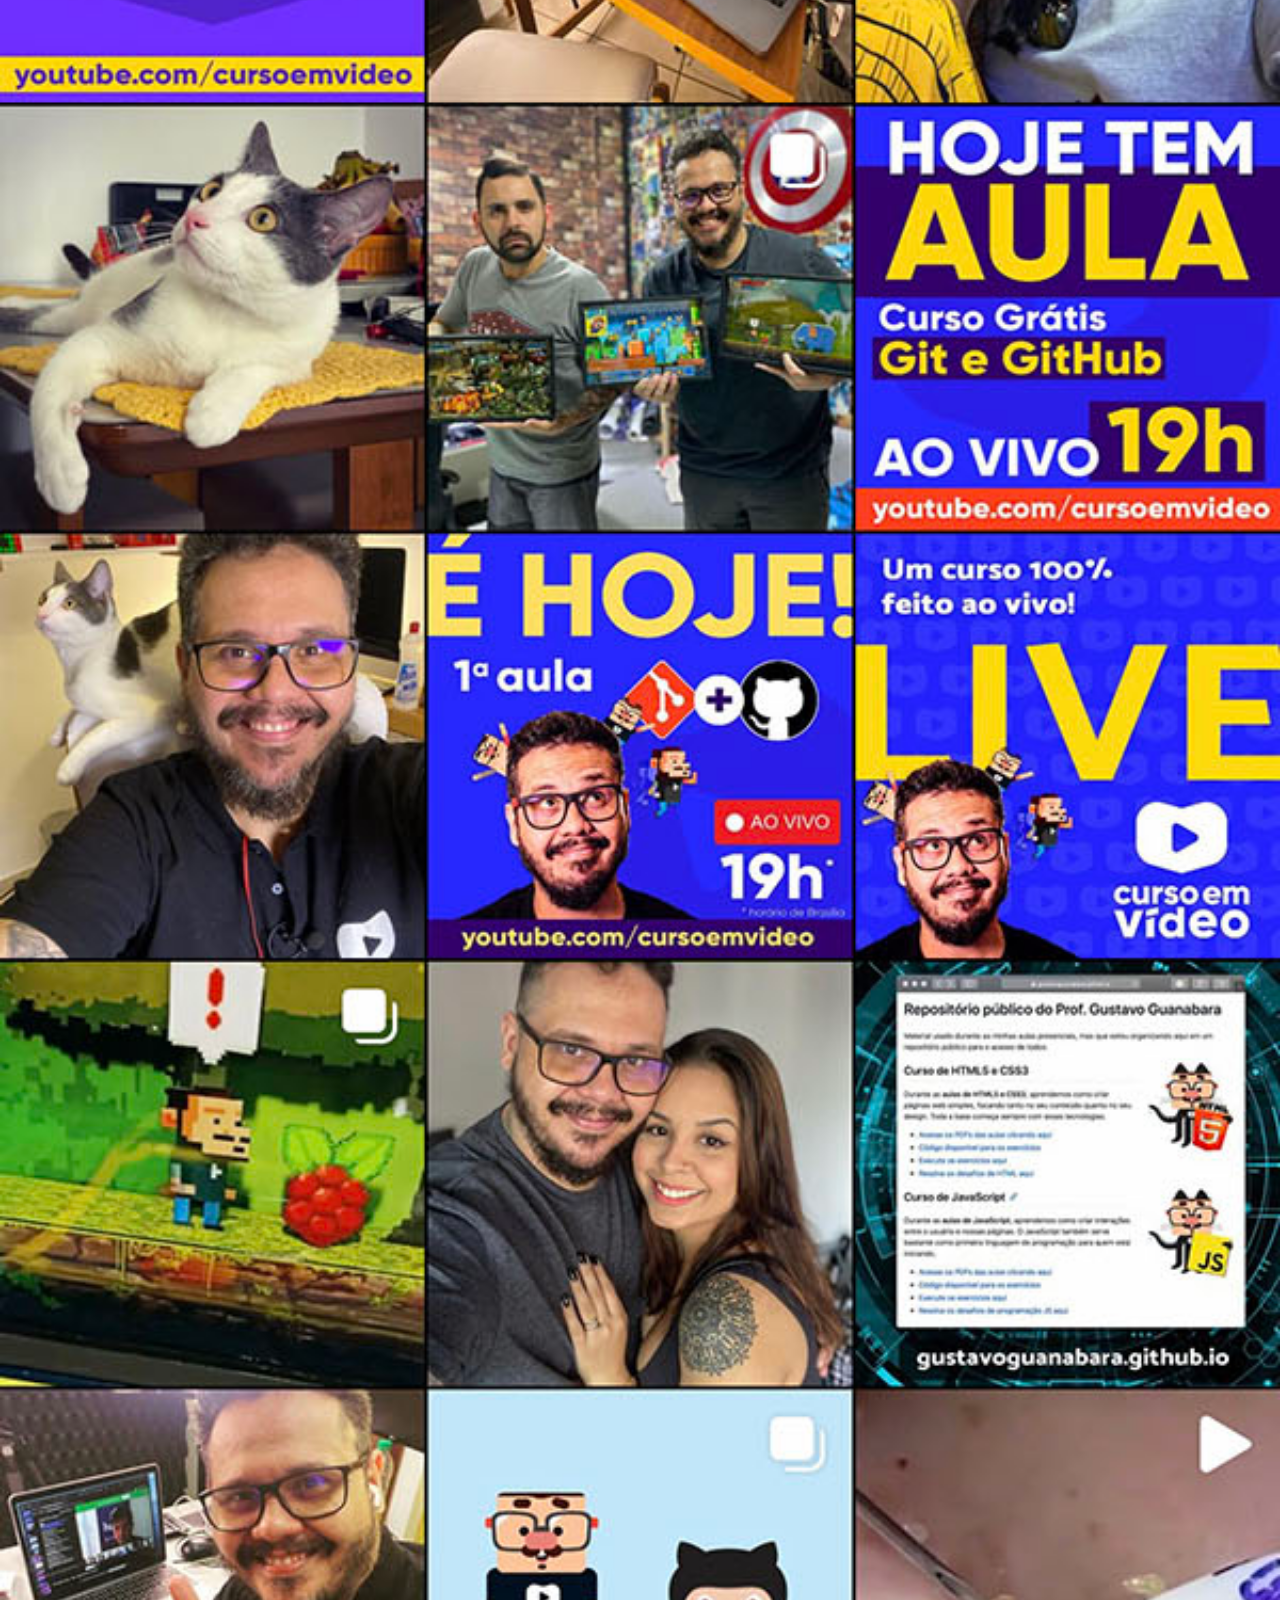
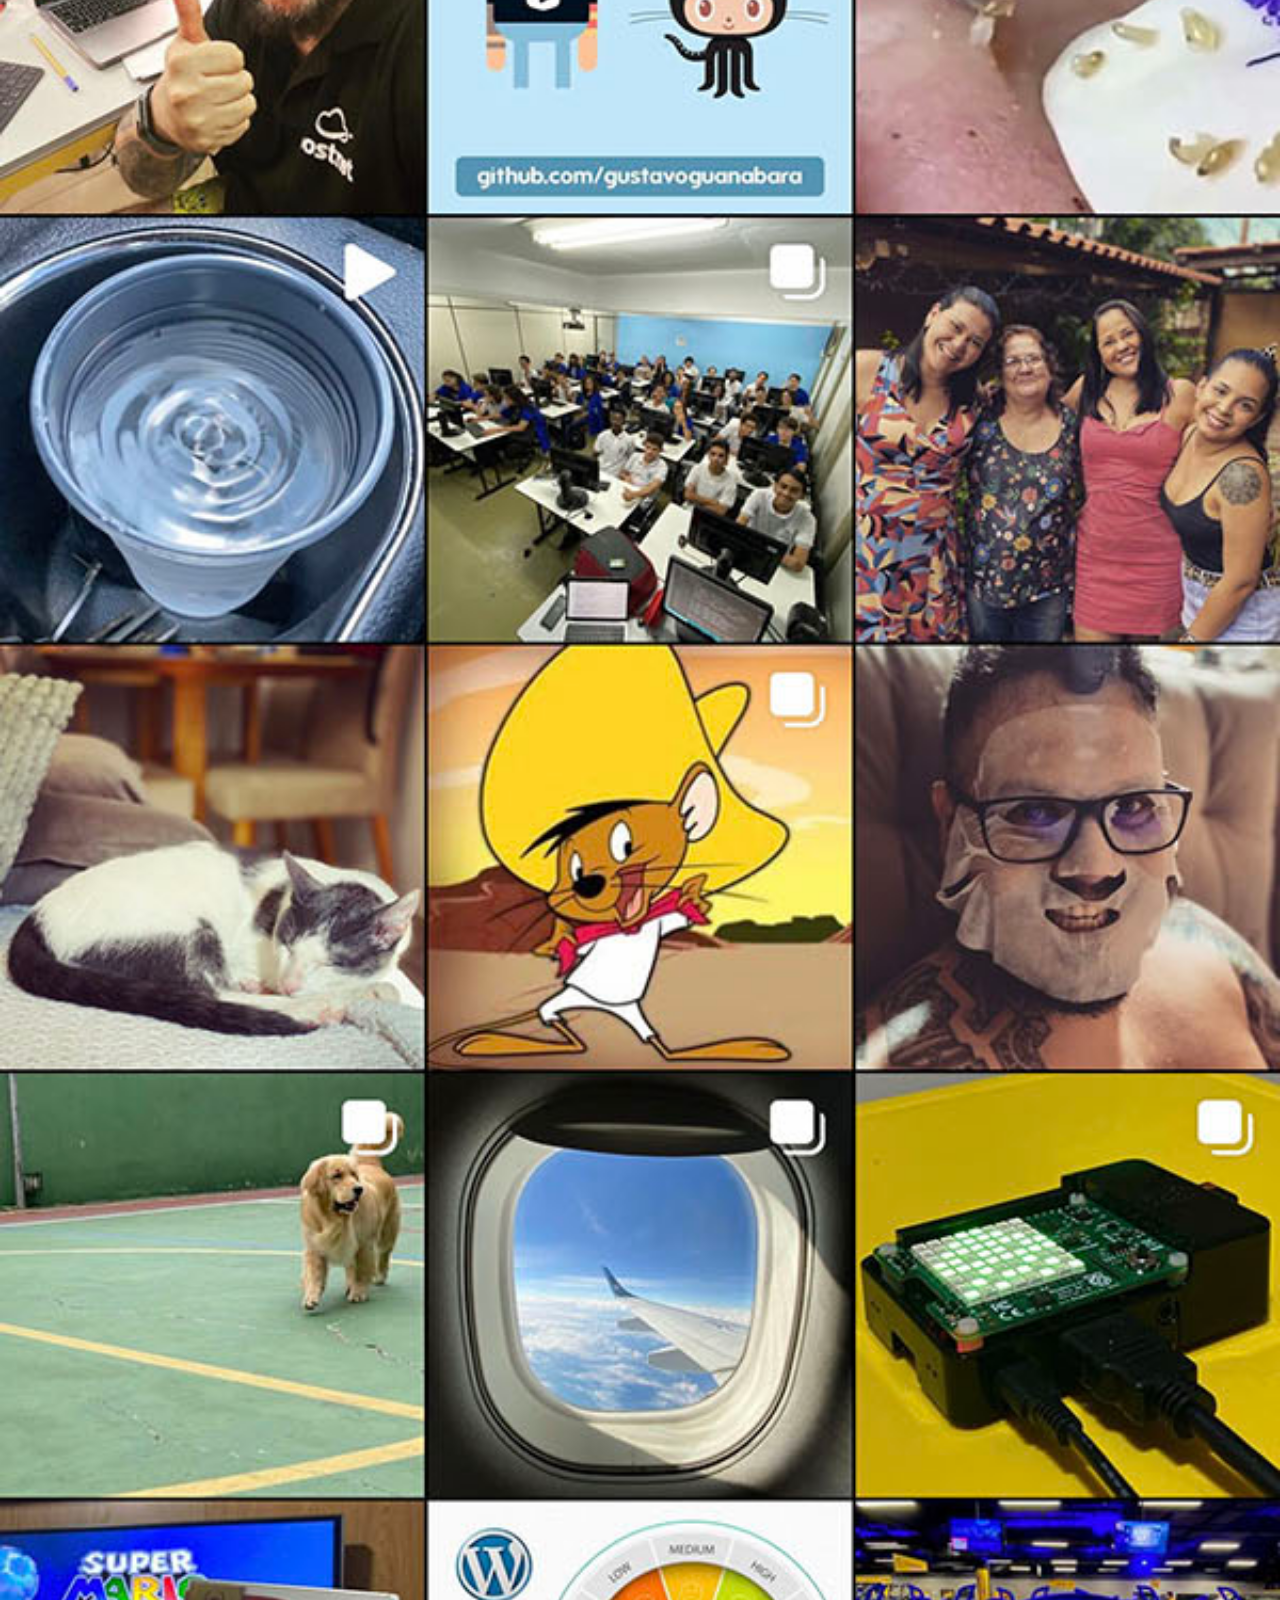
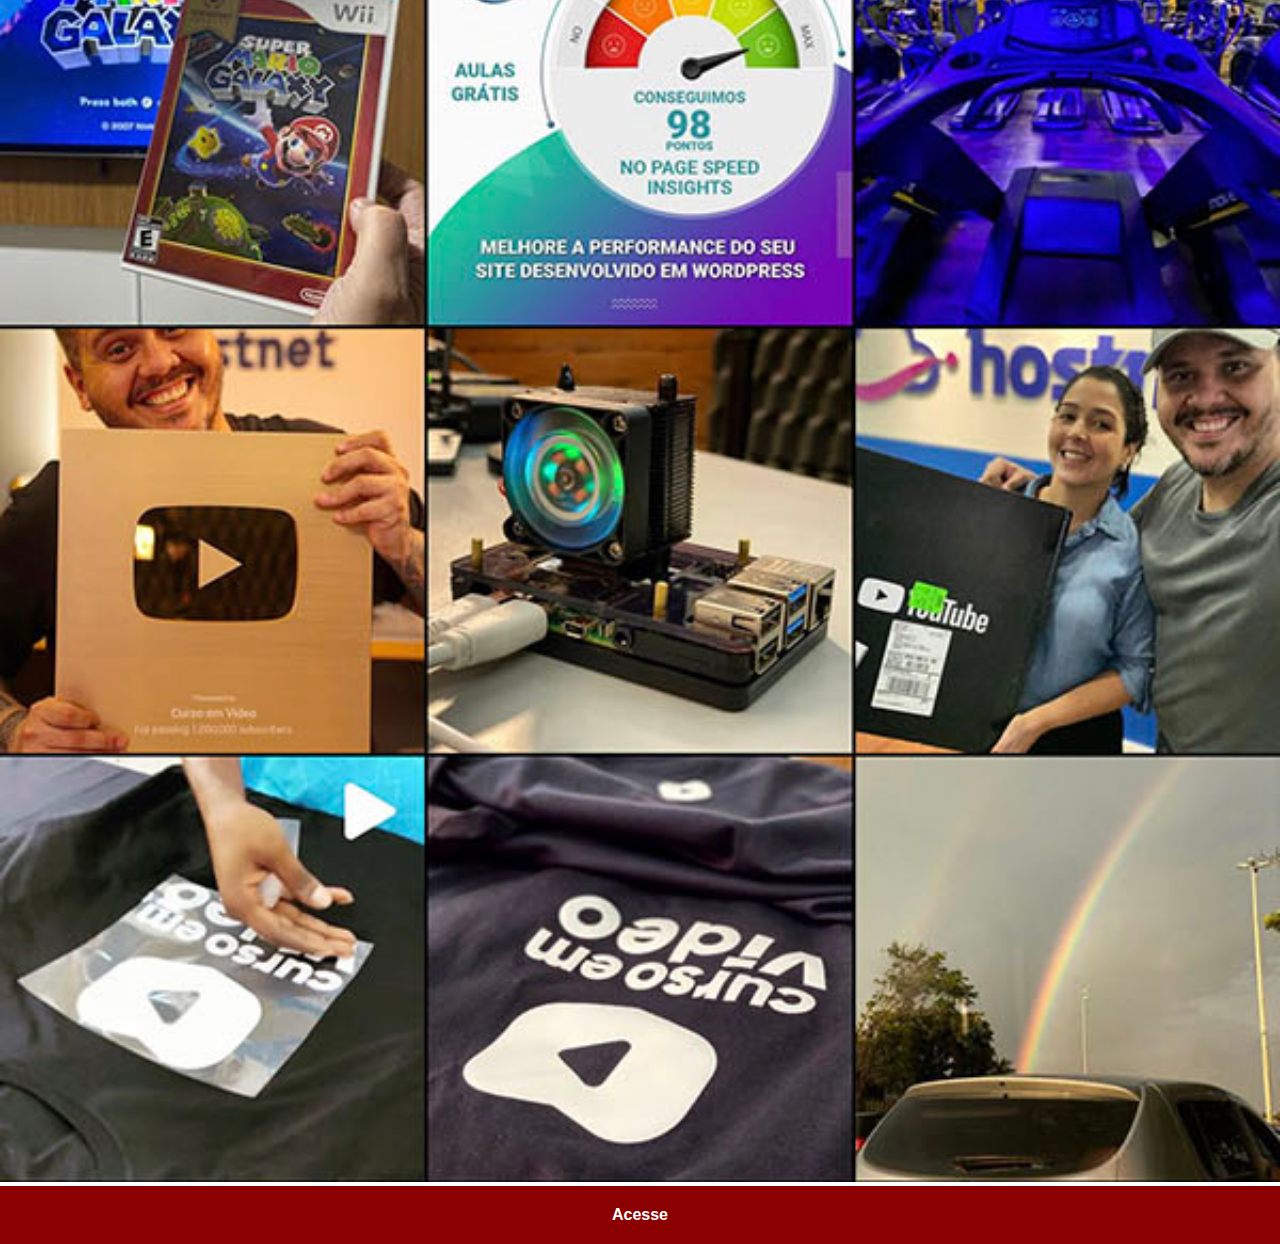
<file: instagram.html>
<!DOCTYPE html>
<html lang="pt-br">
<head>
    <meta charset="UTF-8">
    <meta name="viewport" content="width=device-width, initial-scale=1.0">
    <title>Instagram</title>
    <link rel="stylesheet" href="estilos/social.css">
</head>
<body>
    <img src="imagens/tela-instagram.jpg" alt="Instagram">
    <a href="https://www.instagram.com/gustavoguanabara/" target="_blank">Acesse</a>
</body>
</html>
</file>
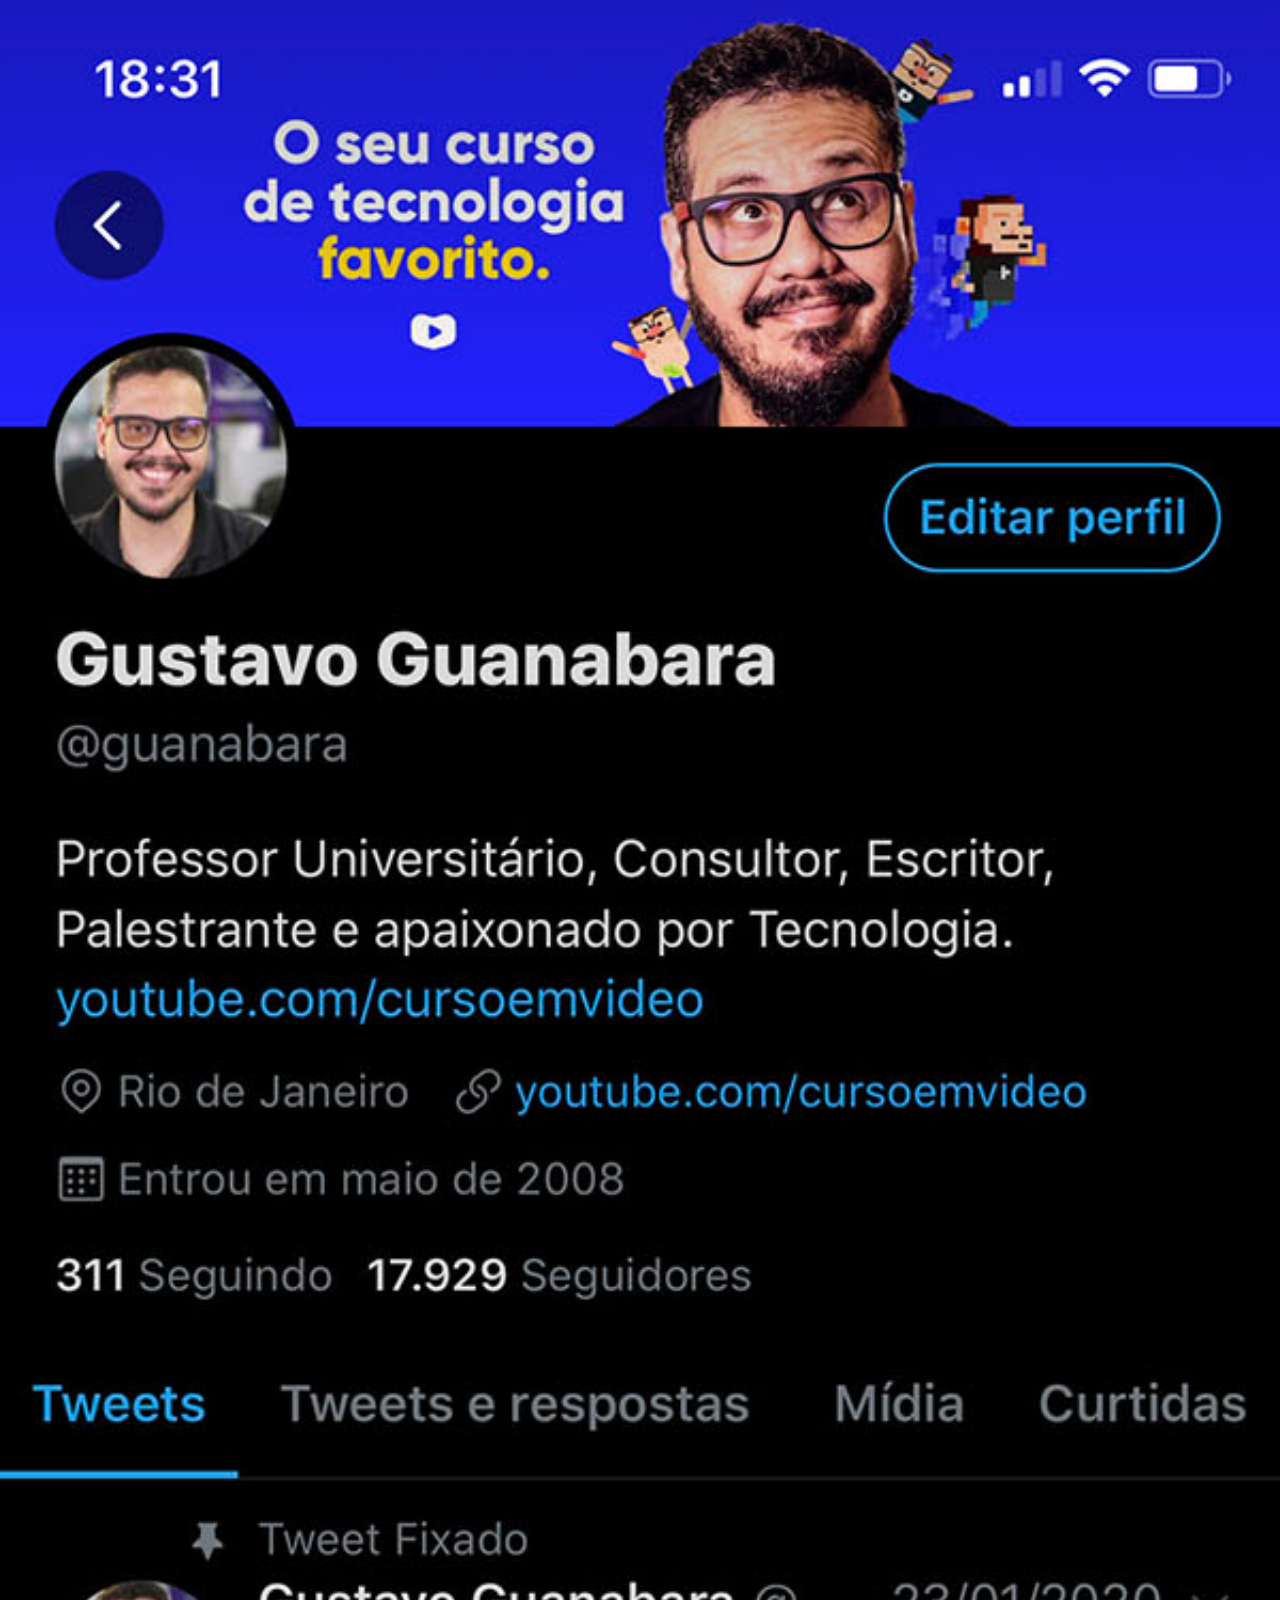
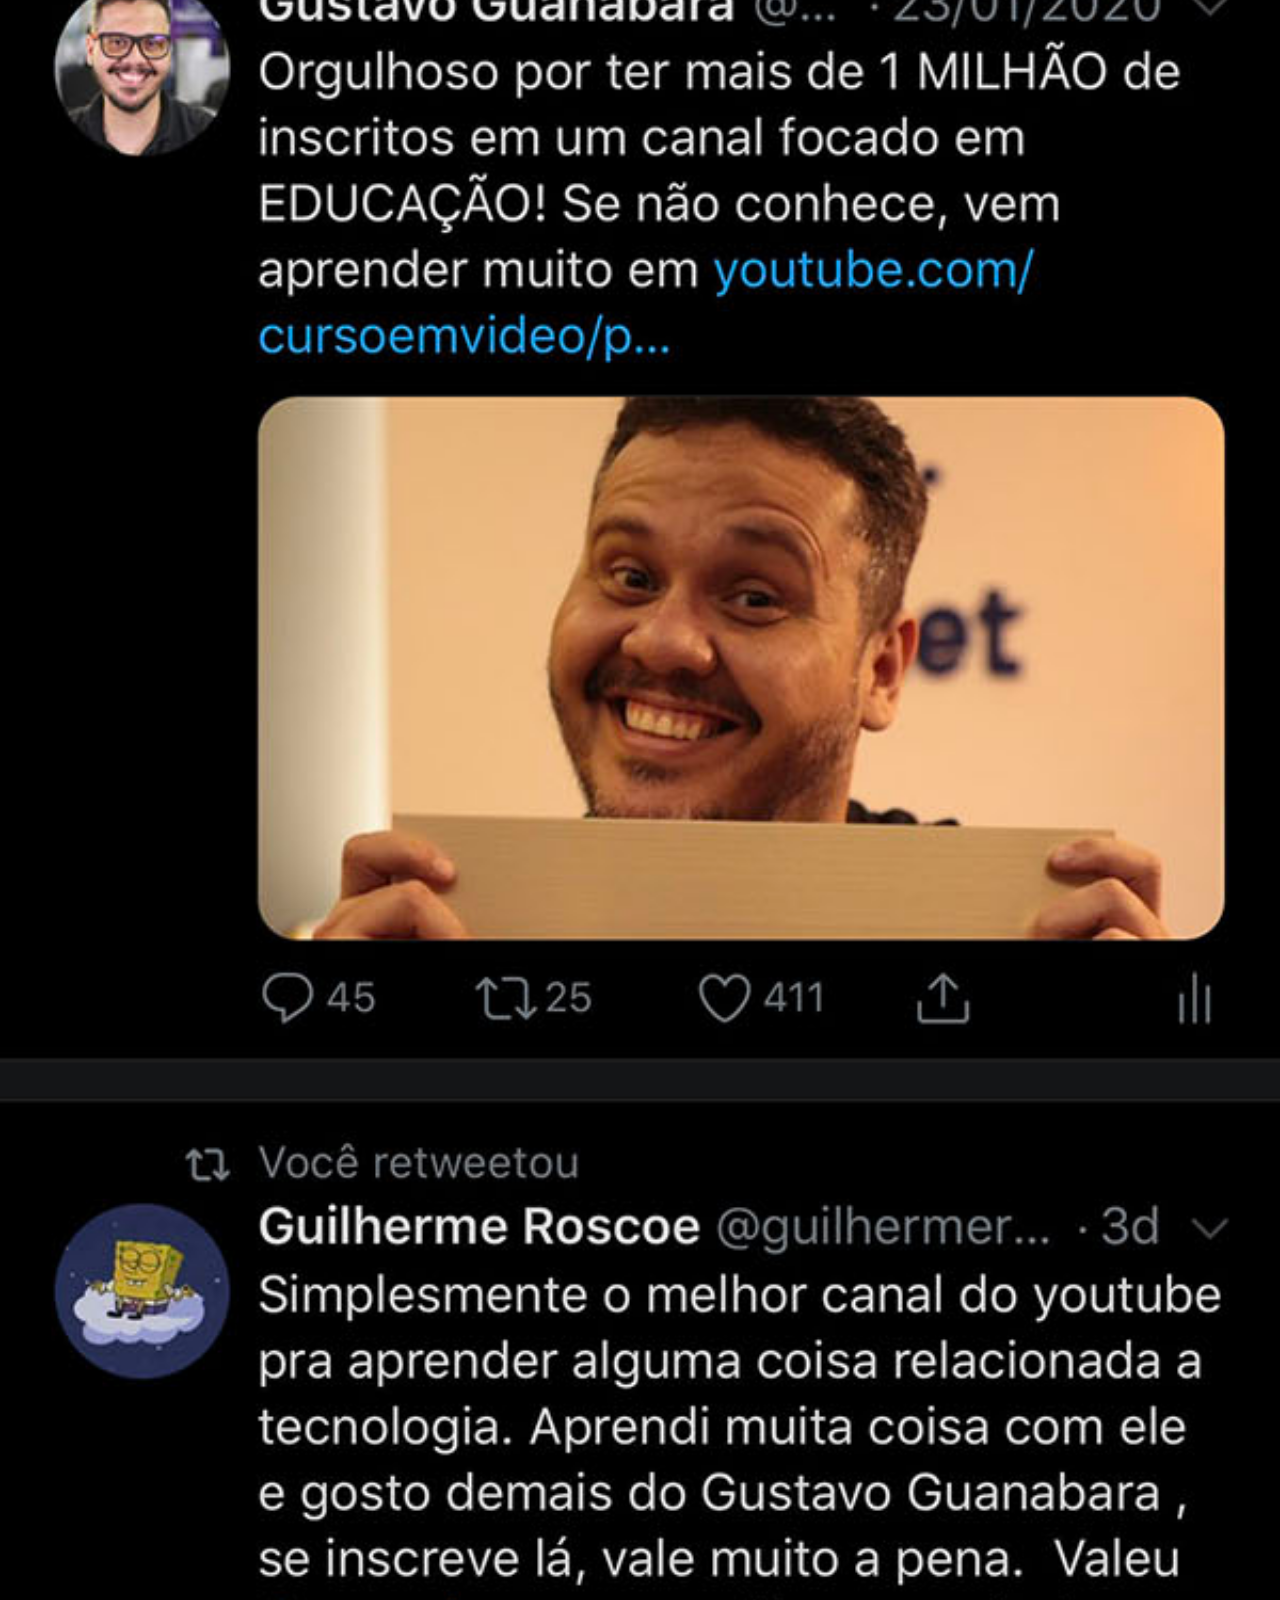
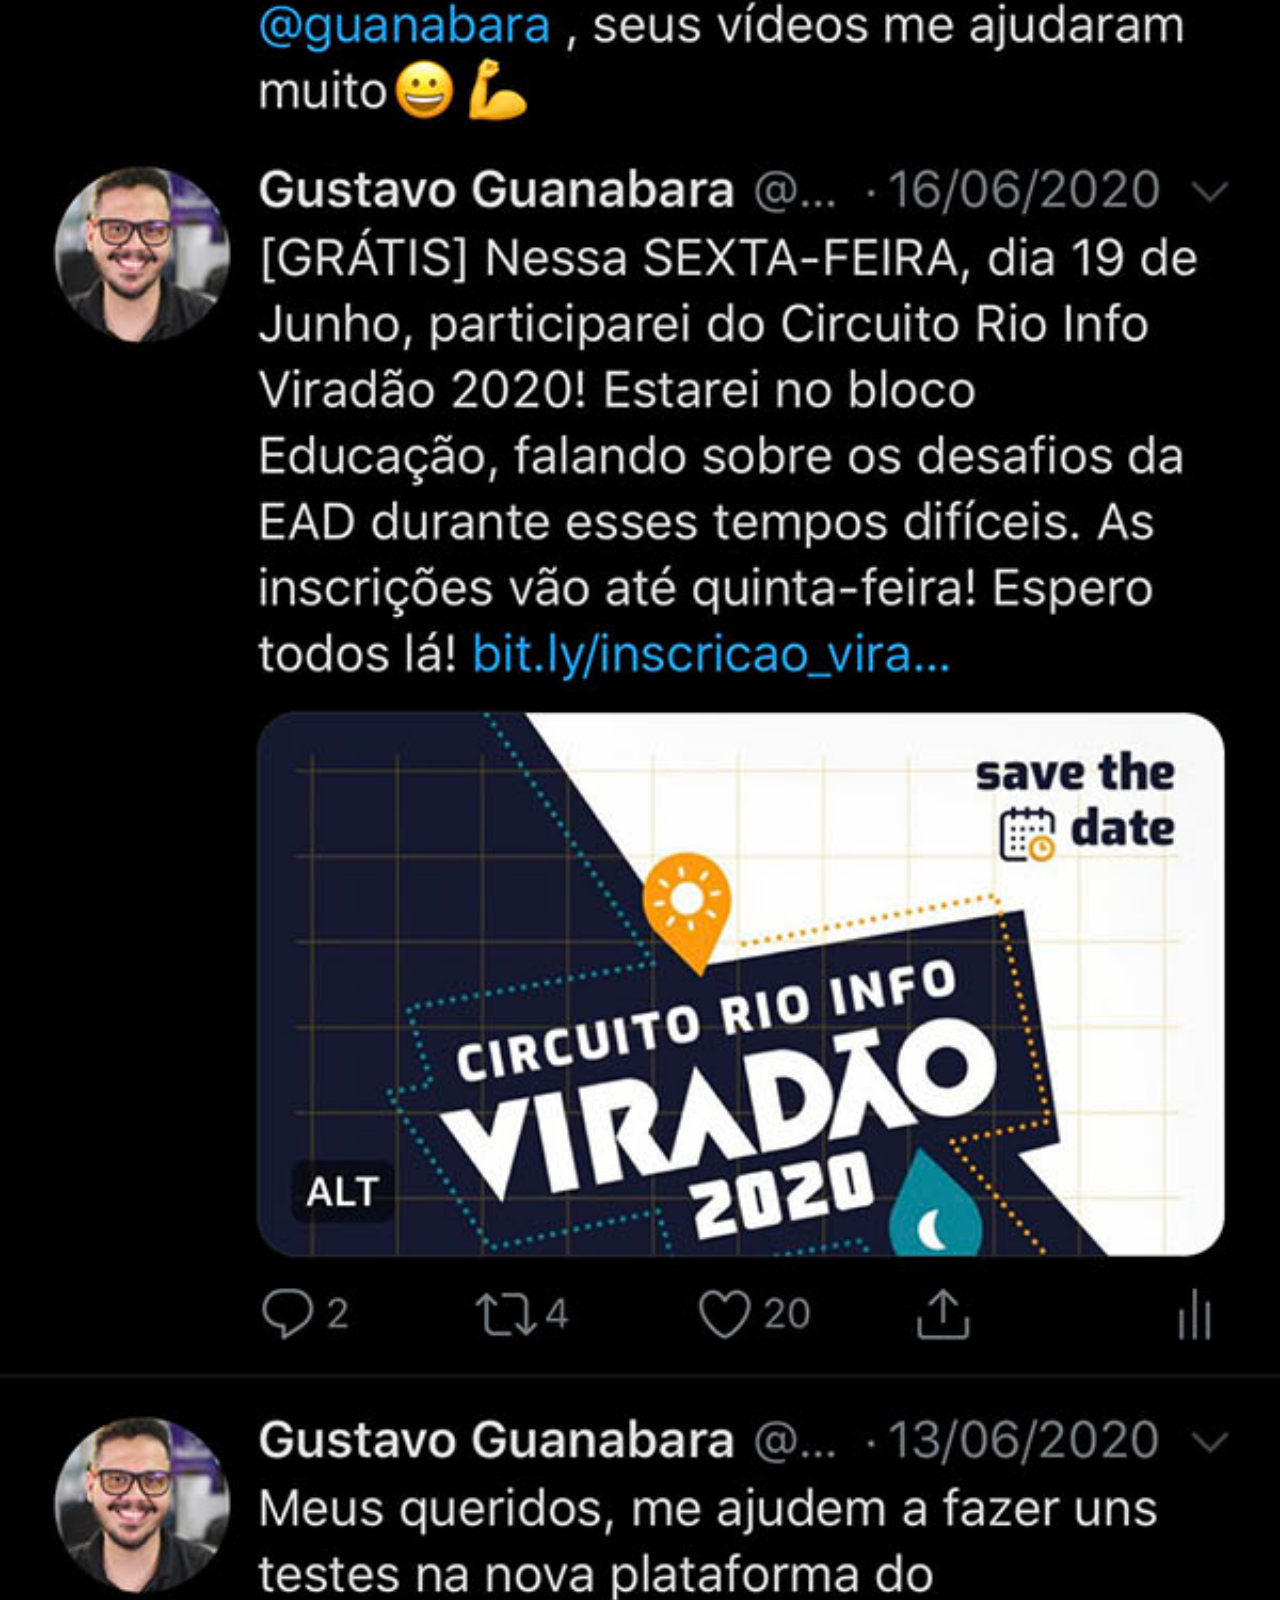
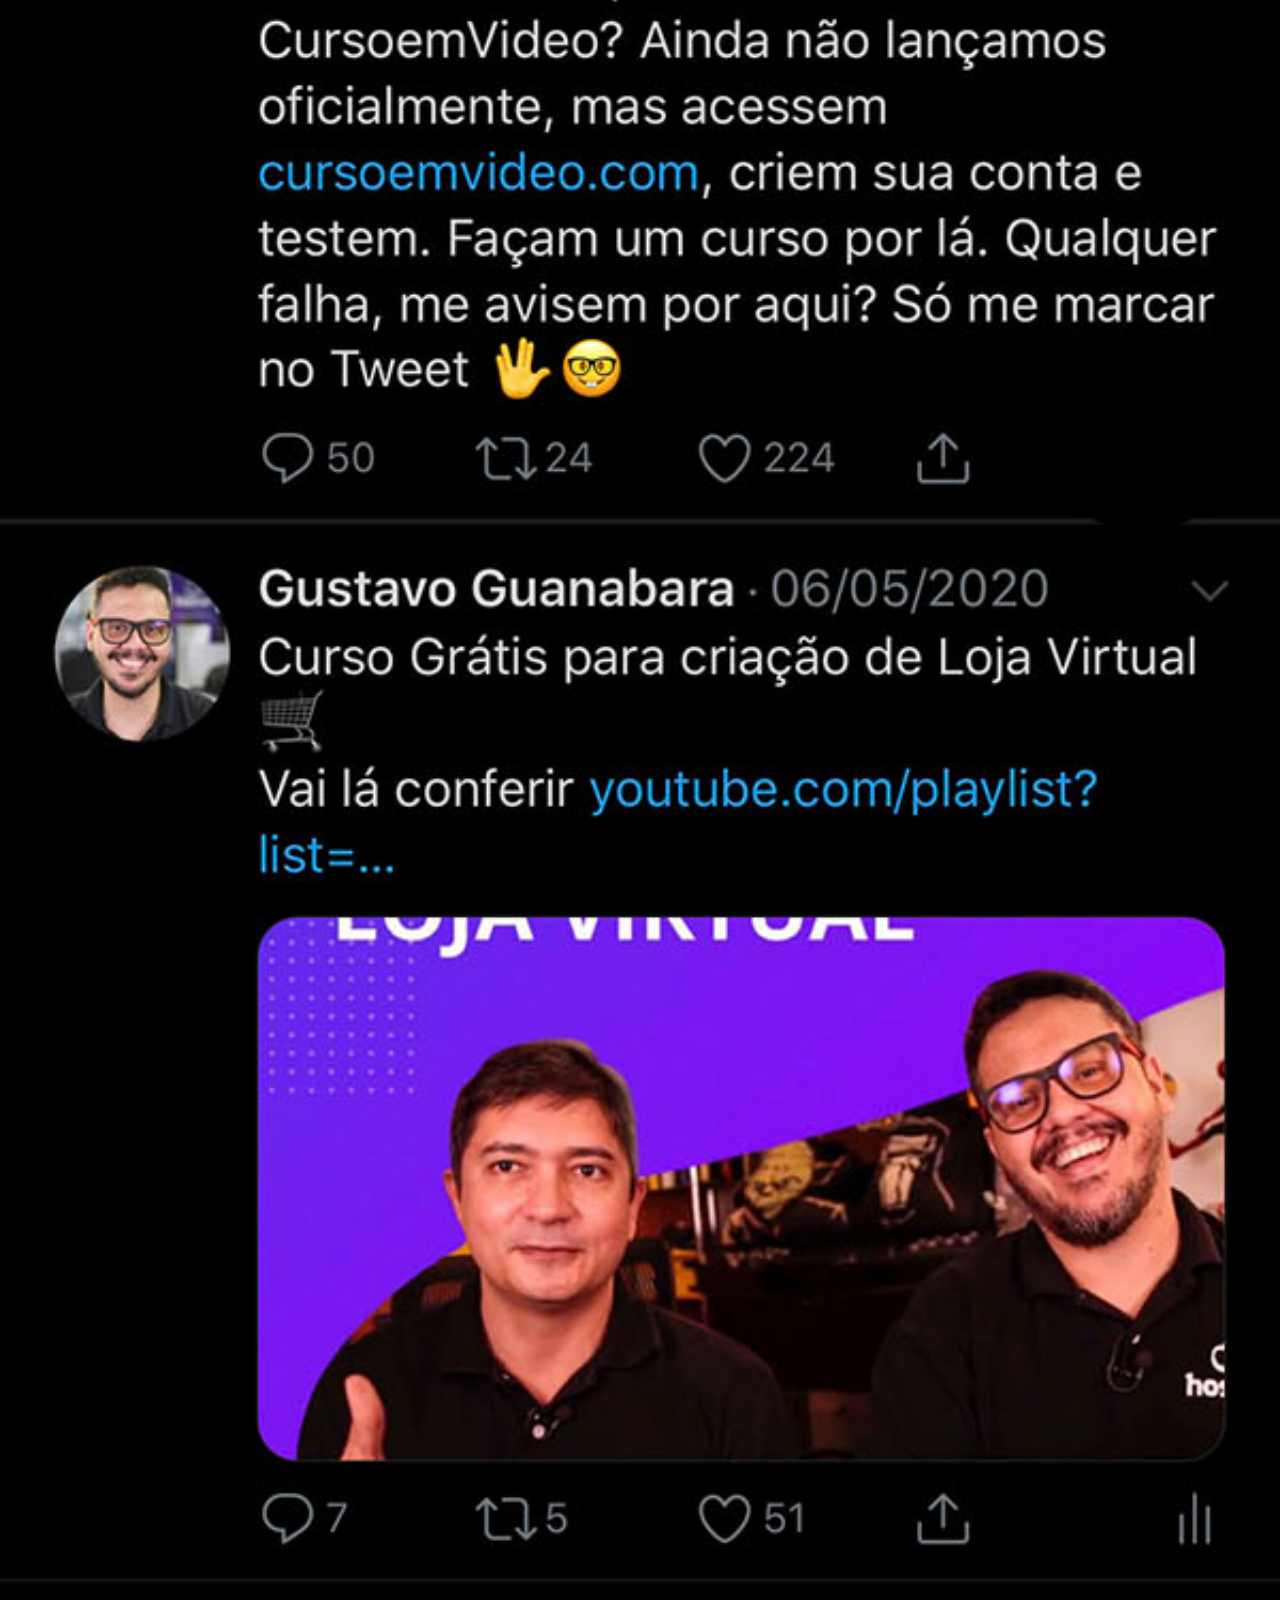
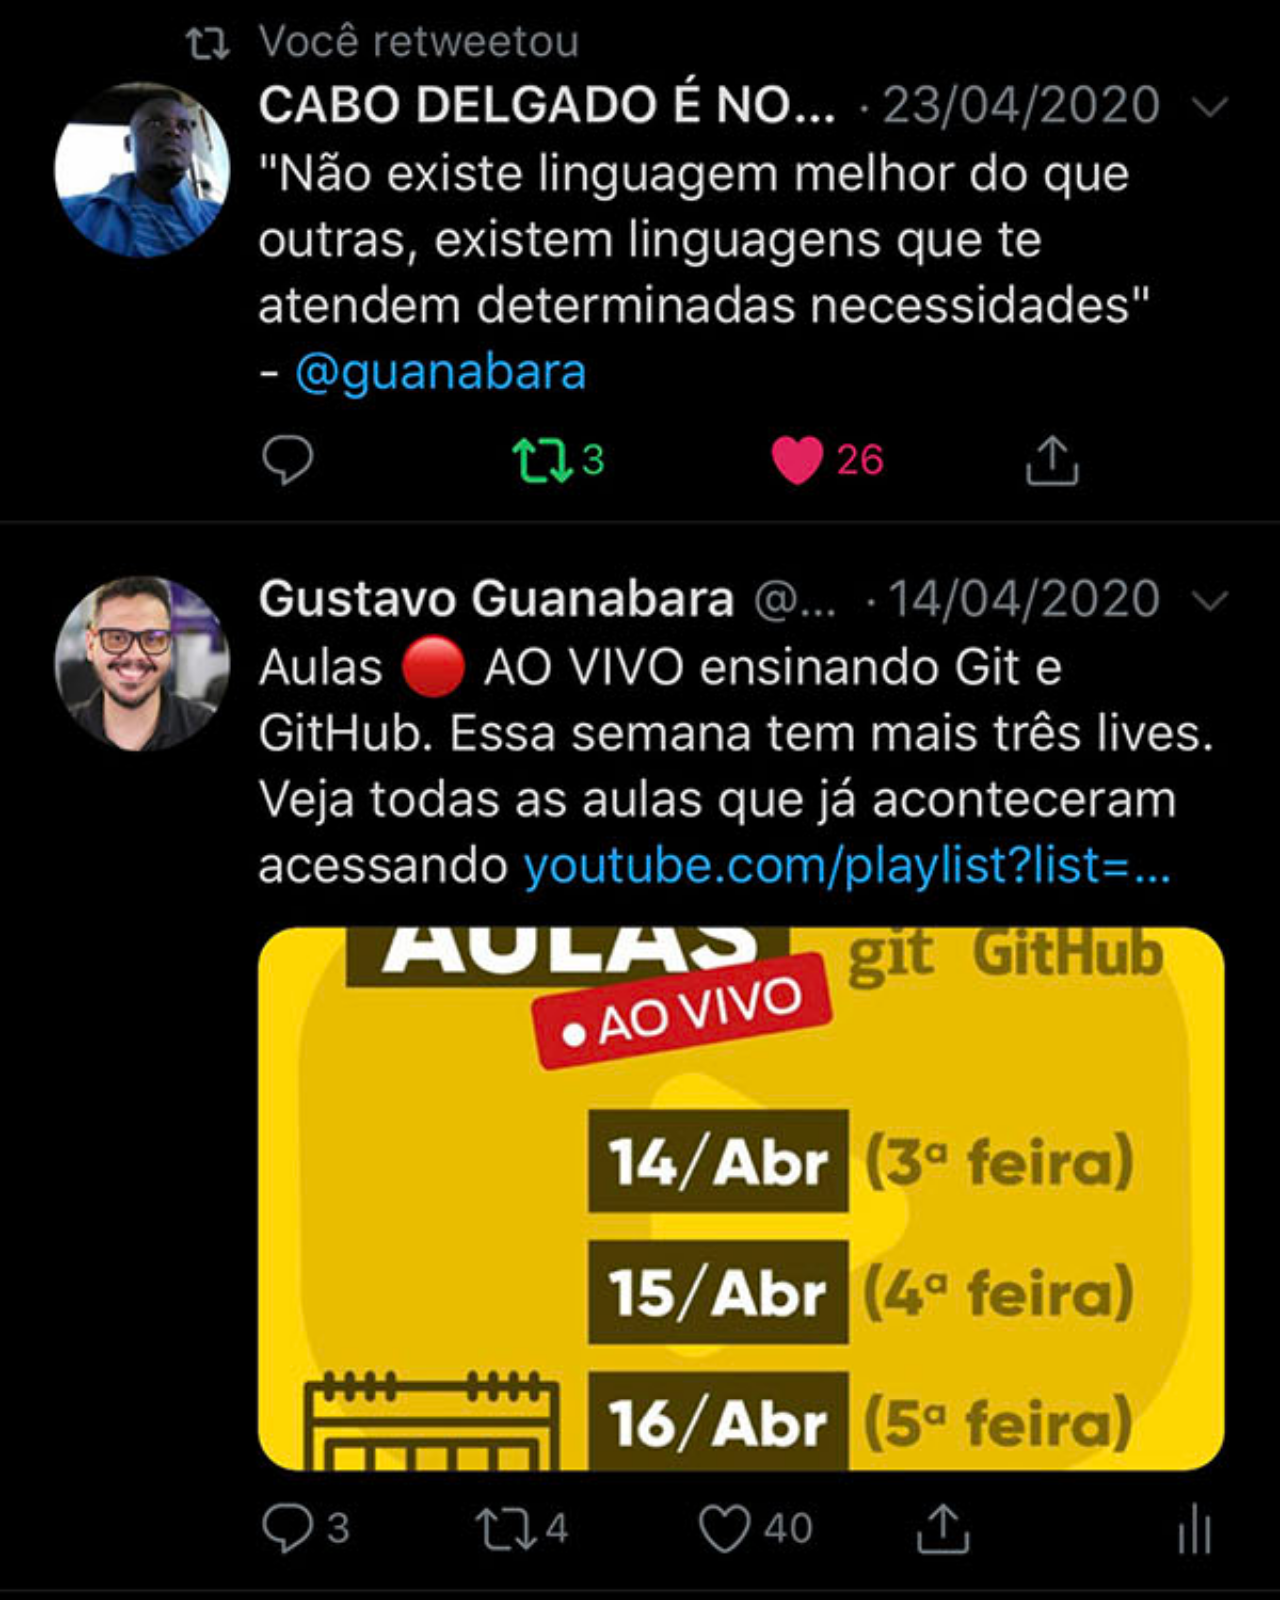
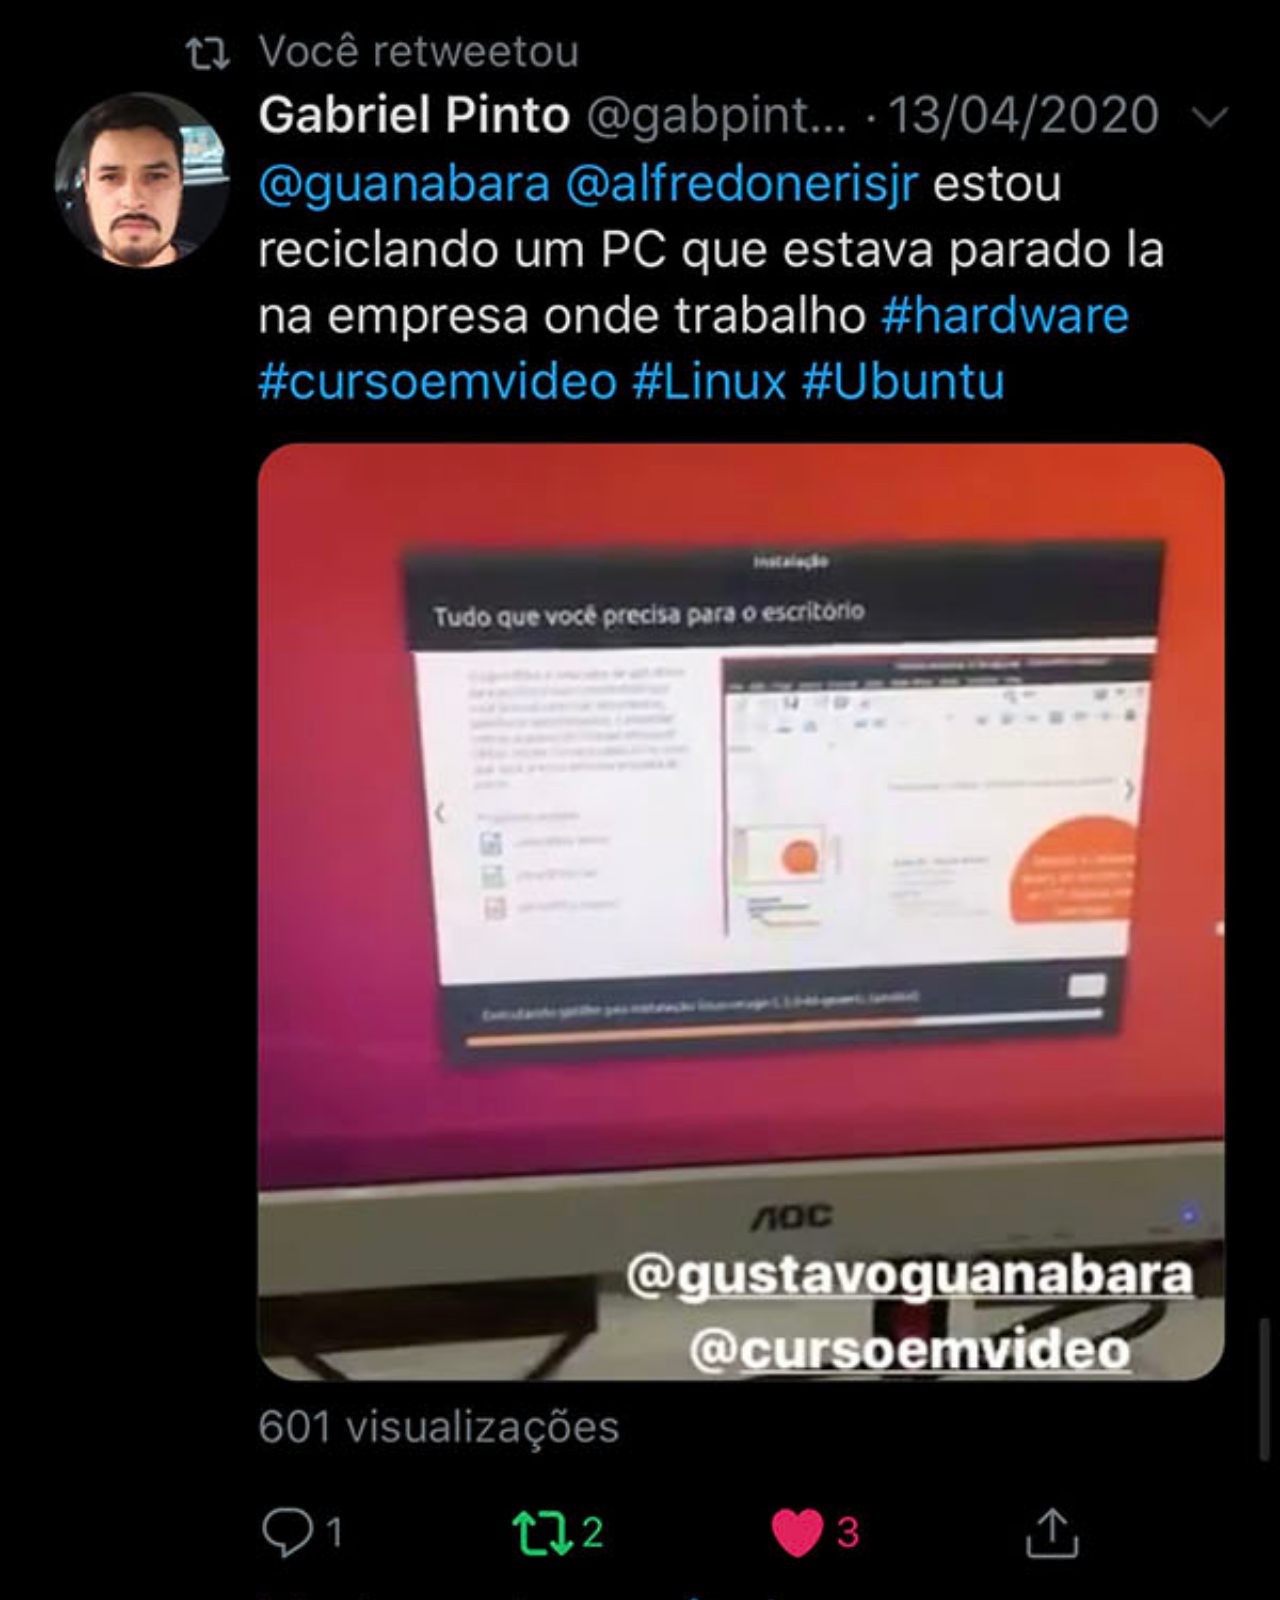
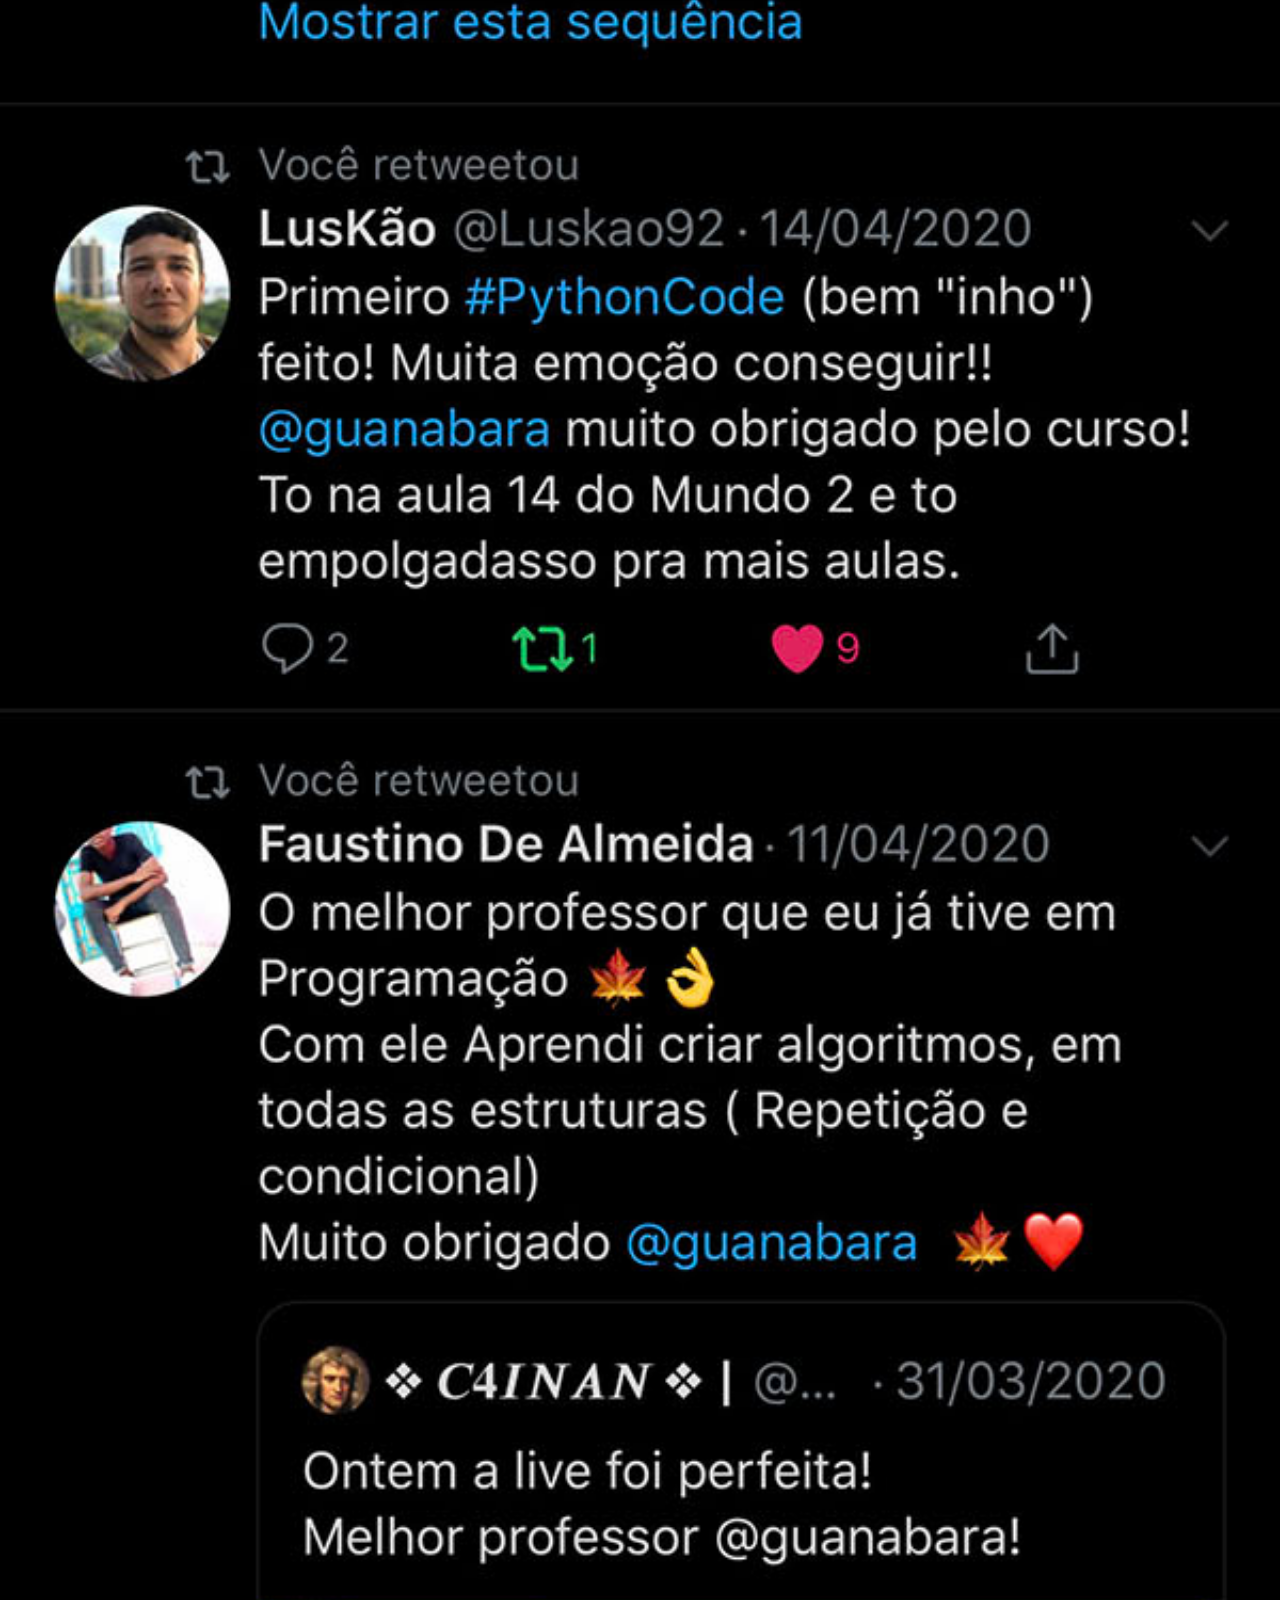
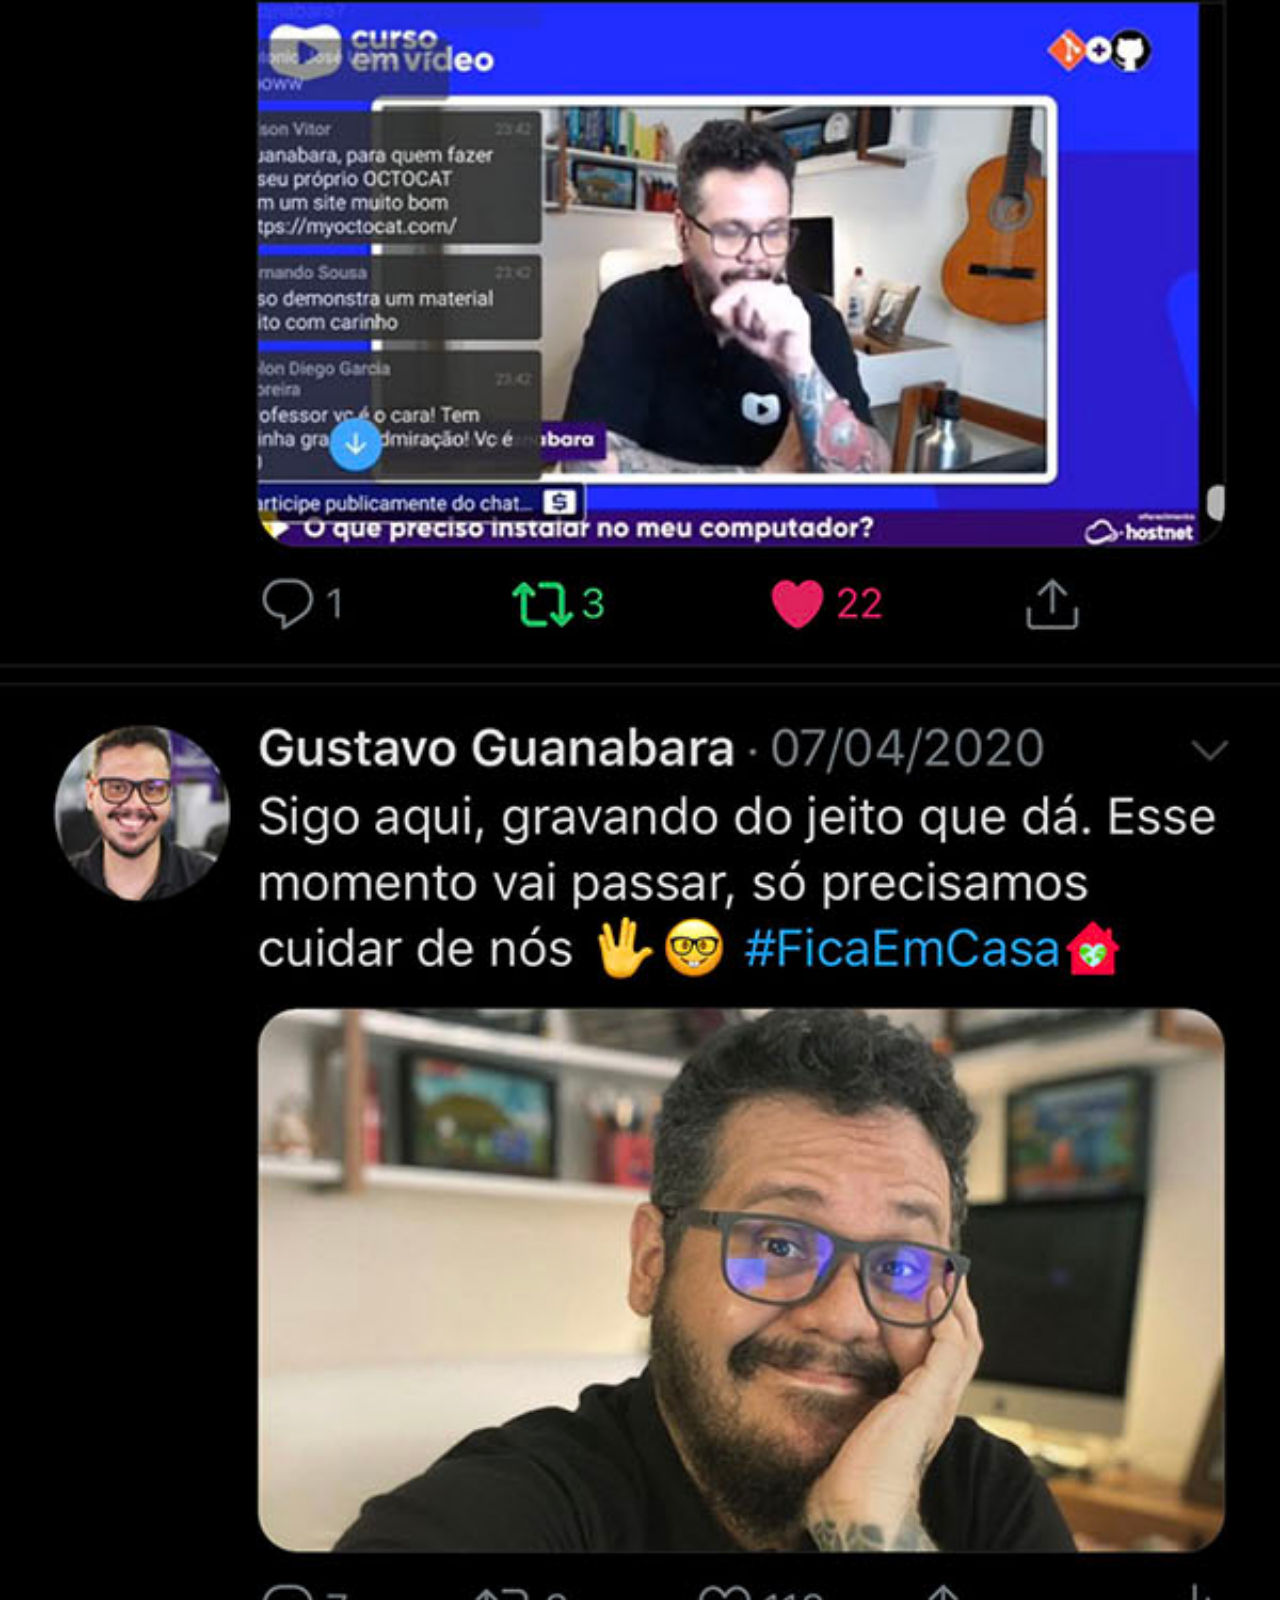
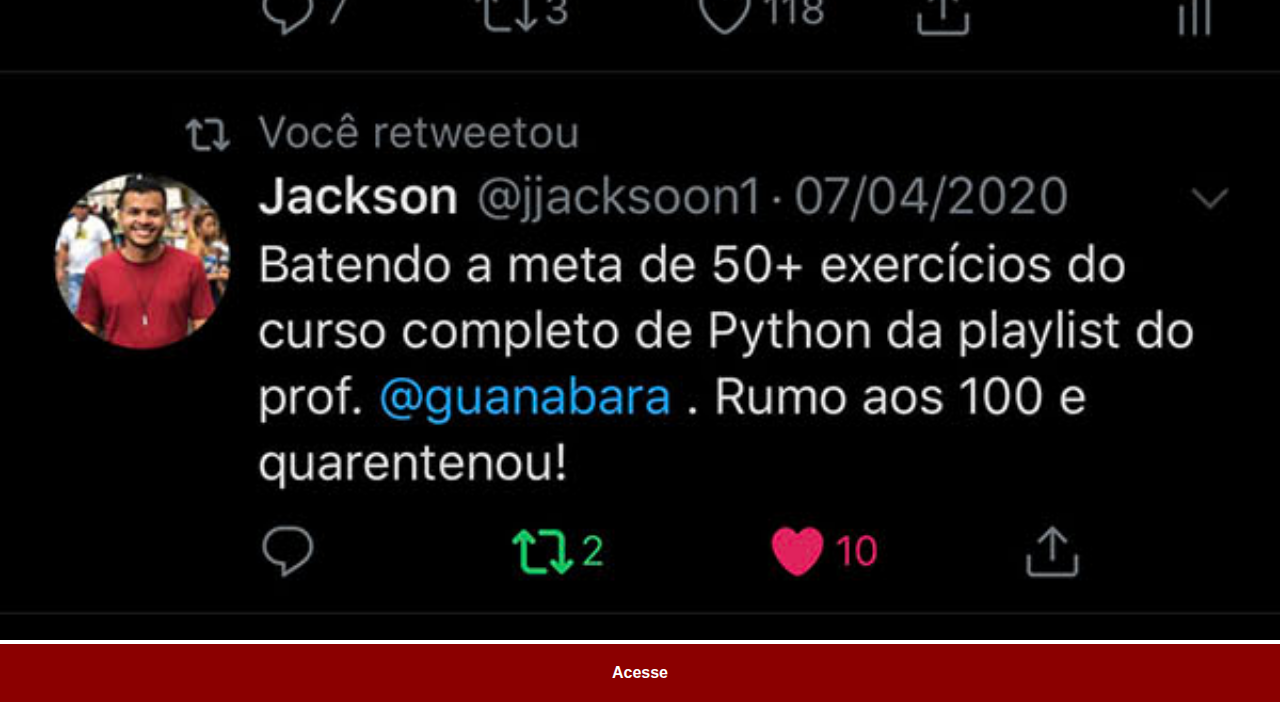
<file: twitter.html>
<!DOCTYPE html>
<html lang="pt-br">
<head>
    <meta charset="UTF-8">
    <meta name="viewport" content="width=device-width, initial-scale=1.0">
    <title>Twitter</title>
    <link rel="stylesheet" href="estilos/social.css">
</head>
<body>
    <img src="imagens/tela-twitter.jpg" alt="Twitter">
    <a href="https://x.com/guanabara" target="_blank">Acesse</a>
</body>
</html>
</file>
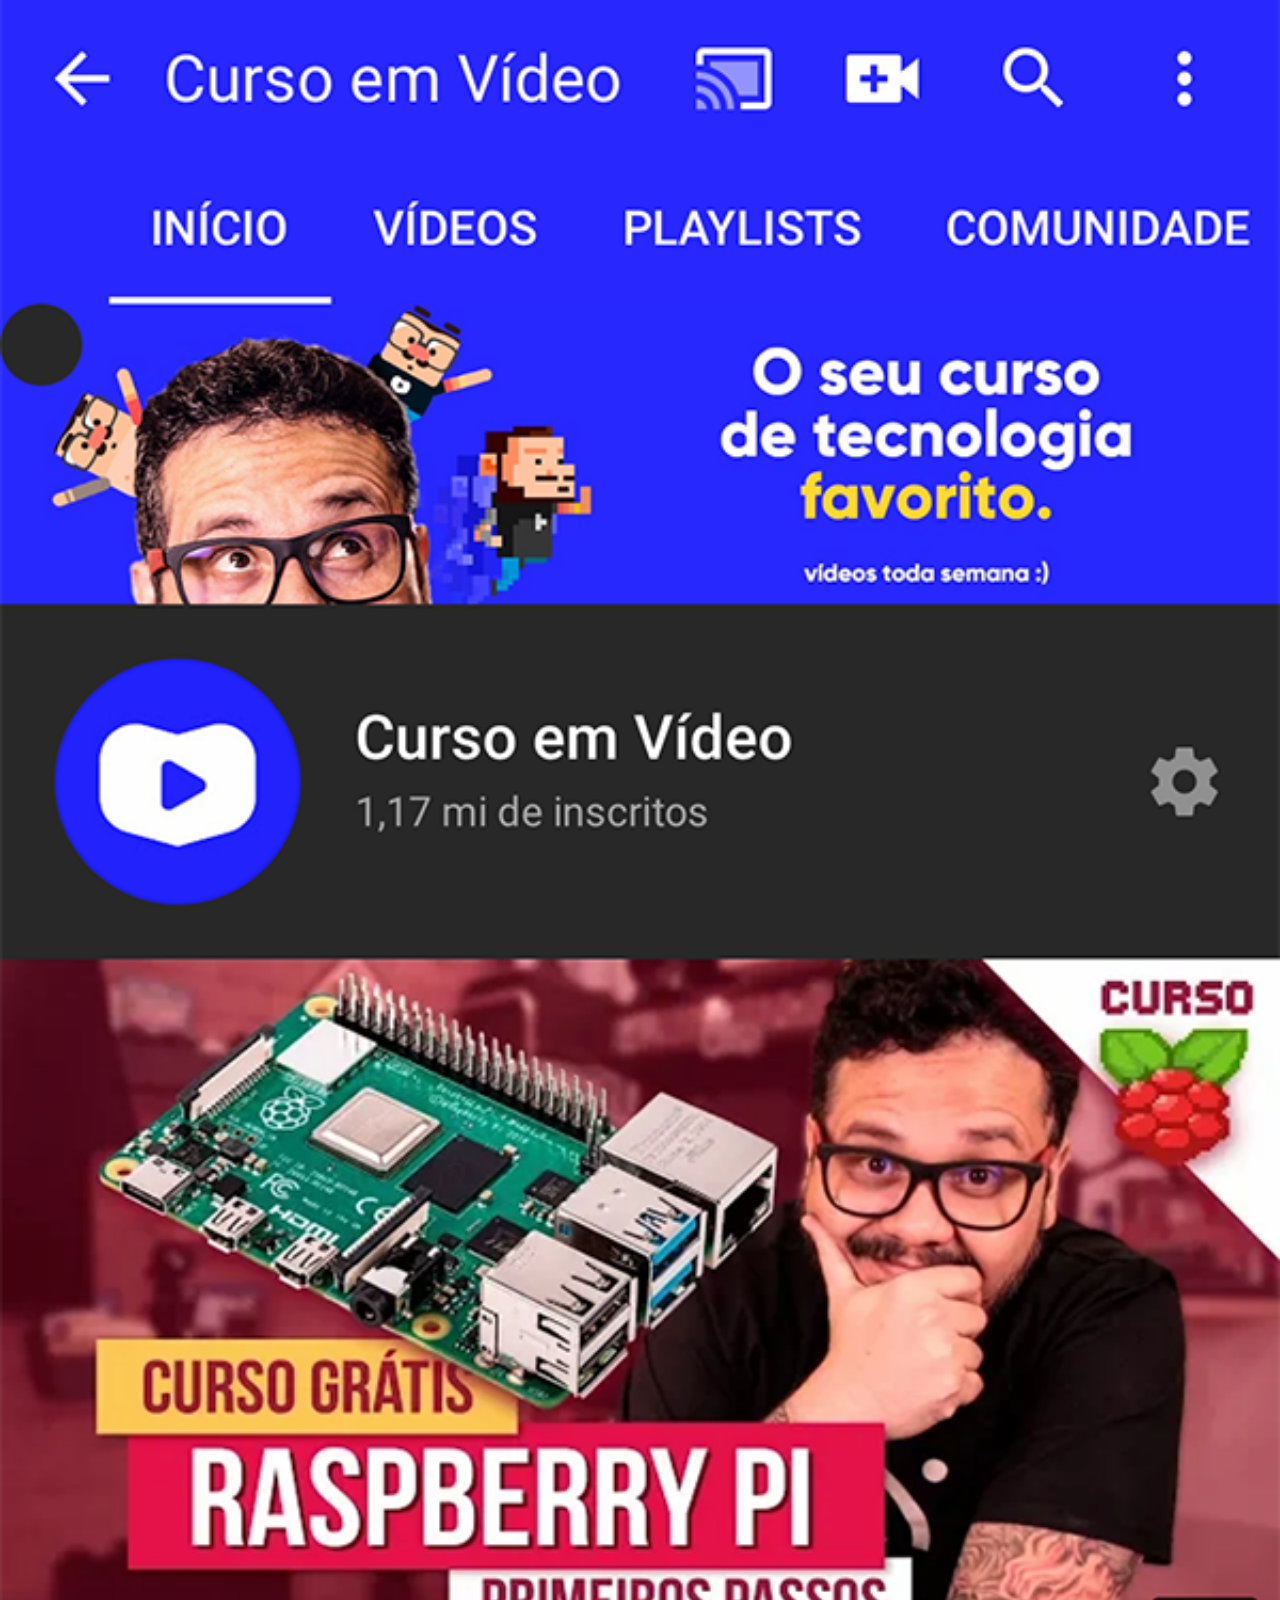
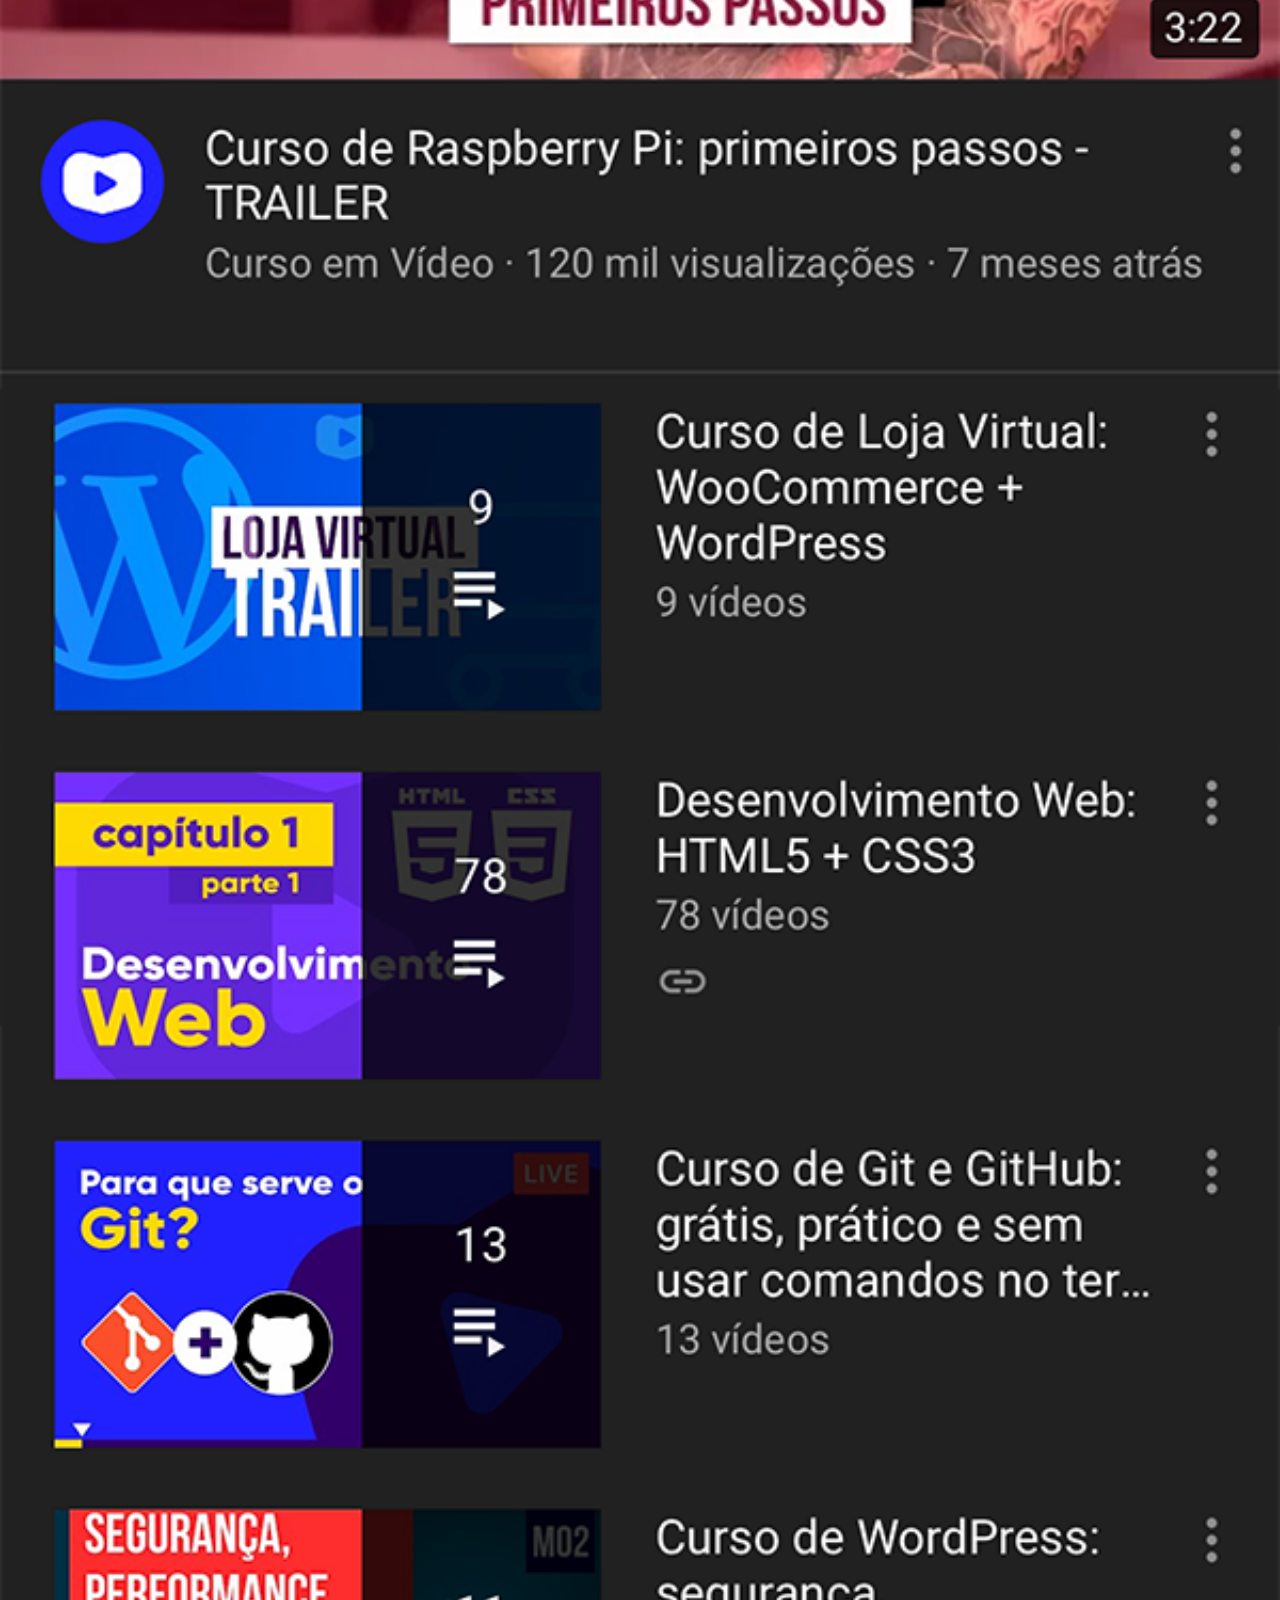
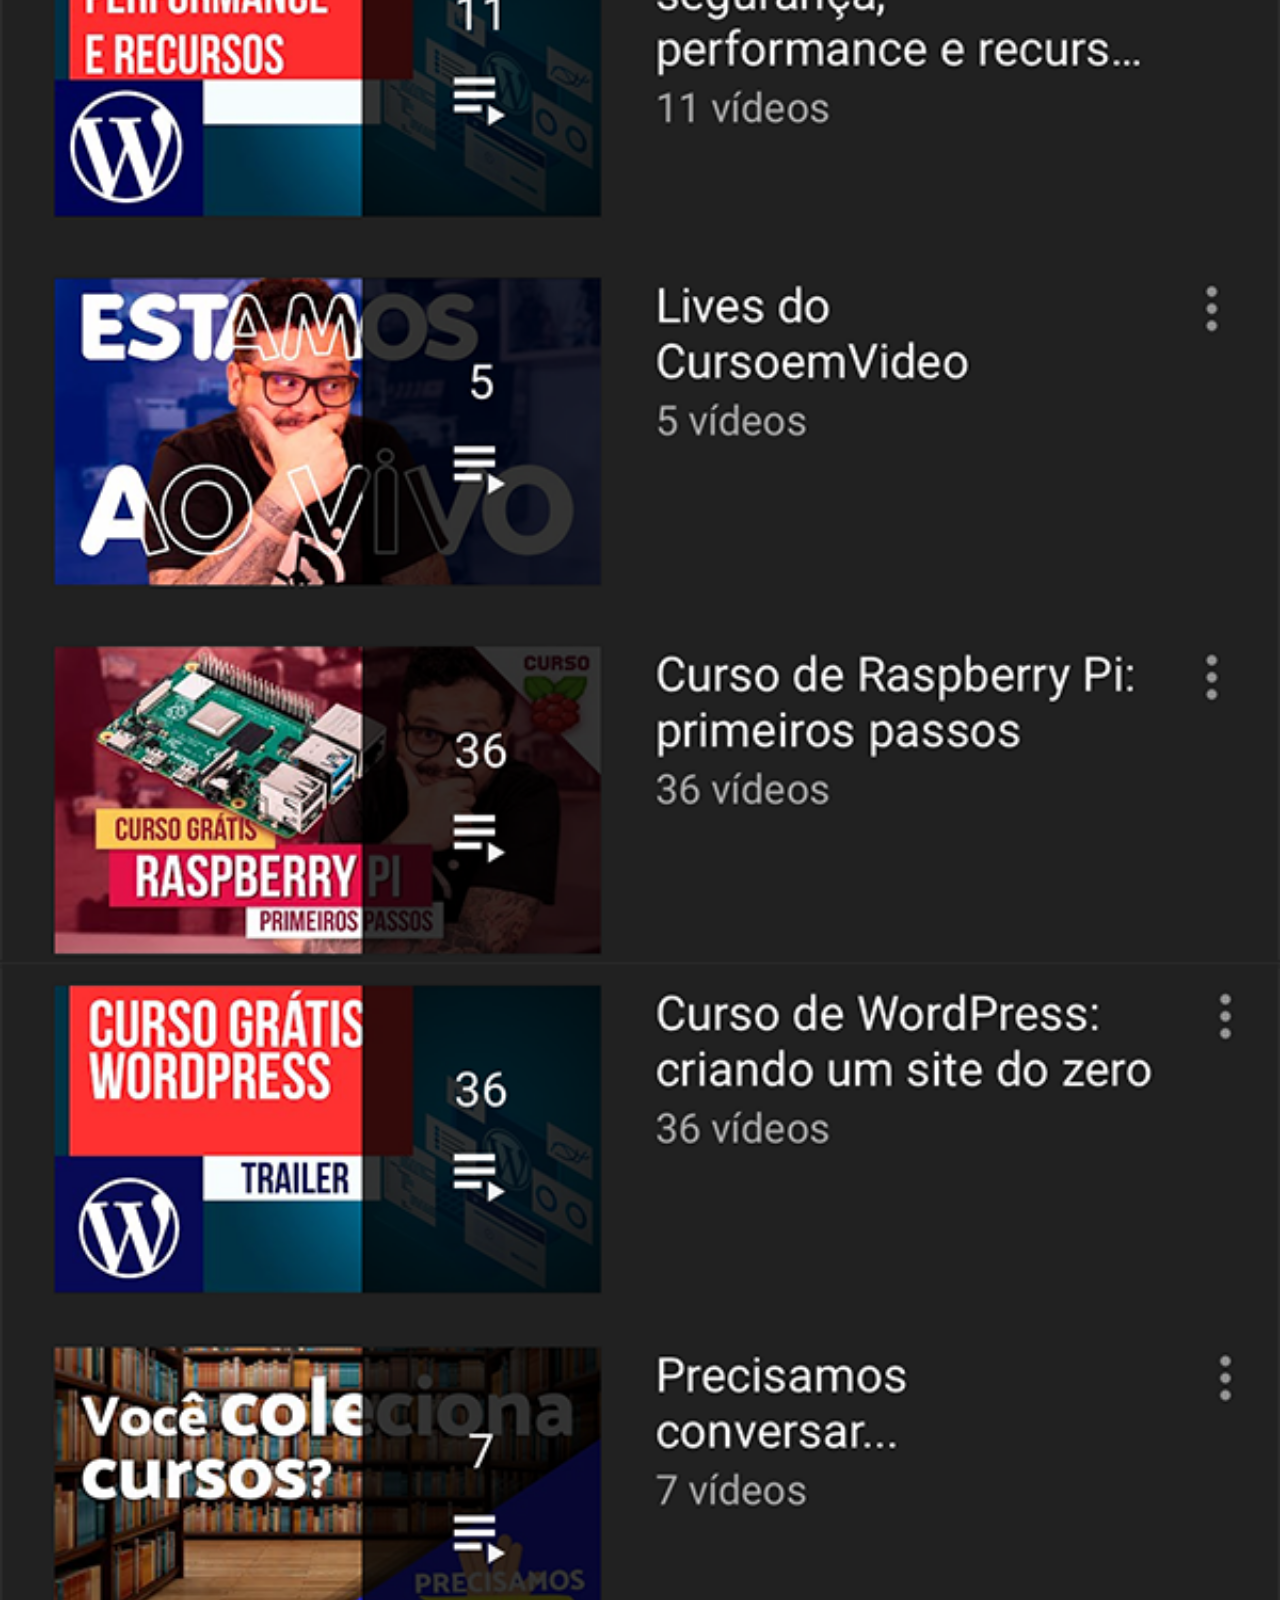
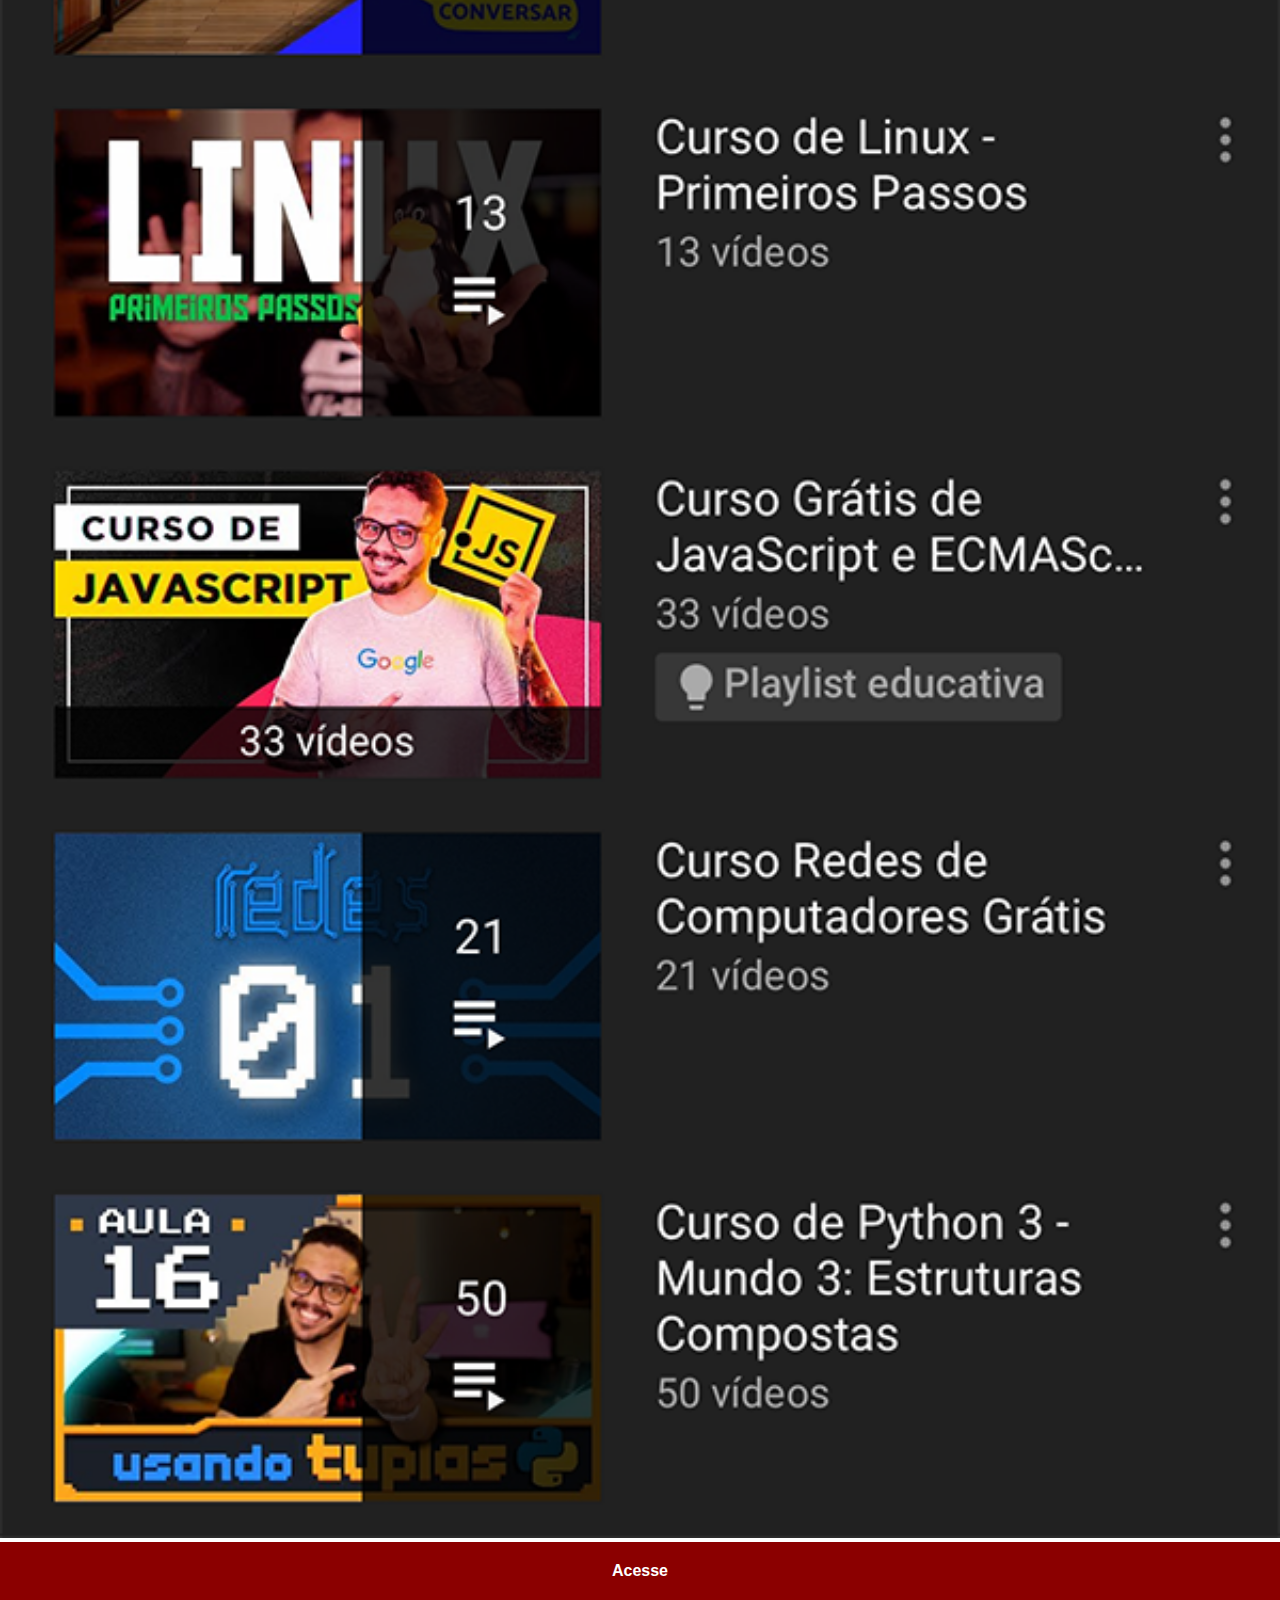
<file: youtube.html>
<!DOCTYPE html>
<html lang="pt-br">
<head>
    <meta charset="UTF-8">
    <meta name="viewport" content="width=device-width, initial-scale=1.0">
    <title>Youtube</title>
    <link rel="stylesheet" href="estilos/social.css">
</head>
<body>
    <img src="imagens/tela-youtube.png" alt="Youtube">
    <a href="https://www.youtube.com/c/CursoemV%C3%ADdeo/playlists" target="_blank">Acesse</a>
</body>
</html>
</file>
<file: estilos/style.css>
@charset "UTF-8";

* {
    margin: 0px;
    padding: 0px;
    font-family: Arial, Helvetica, sans-serif;
}

html, body {
    height: 100vh;
    width: 100vw;
    background-color: black;
}

body {
    background: url(../imagens/fundo-madeira.jpg) no-repeat top center;
    background-size: cover;
    background-attachment: fixed;
}

main {
    height: 100vh;
    position: relative;
}

section#telefone {
    position: absolute;
    top: 50%;
    left: 50%;
    transform: translate(-50%, -50%);

    height: 627px;
    width: 311px;
    background: url(../imagens/frame-iphone.png) no-repeat;
}

iframe#tela {
    position: relative;
    top: 80px;
    left: 22px;
    width: 267px;
    height: 470px;
}

section#redes-sociais {
    text-align: right;
}

section#redes-sociais img {
    width: 50px;
    margin: 10px;
    border-radius: 50%;
    box-shadow: 2px 2px 5px rgba(0, 0, 0, 0.400);
    box-sizing: border-box;
}

section#redes-sociais img:hover {
    border: 2px solid rgba(255, 255, 255, 0.600);
    transform: translate(-3px, -3px);
    box-shadow: 5px 5px 10px rgba(0, 0, 0, 0.600);
    transition: transform 0.3s boder 1s;
}
</file>
<file: estilos/social.css>
@charset "UTF-8";

* {
    padding: 0px;
    margin: 0px;
    font-family: Arial, Helvetica, sans-serif;
}

::-webkit-scrollbar {
    width: 0px;
    height: 0px;
}

img {
    width: 100vw;
}

a {
    display: block;
    background-color: darkred;
    color: white;
    padding: 20px;
    text-align: center;
    font-weight: bolder;
    text-decoration: none;
}
      
a:hover {
    background-color: red;
}
</file>
